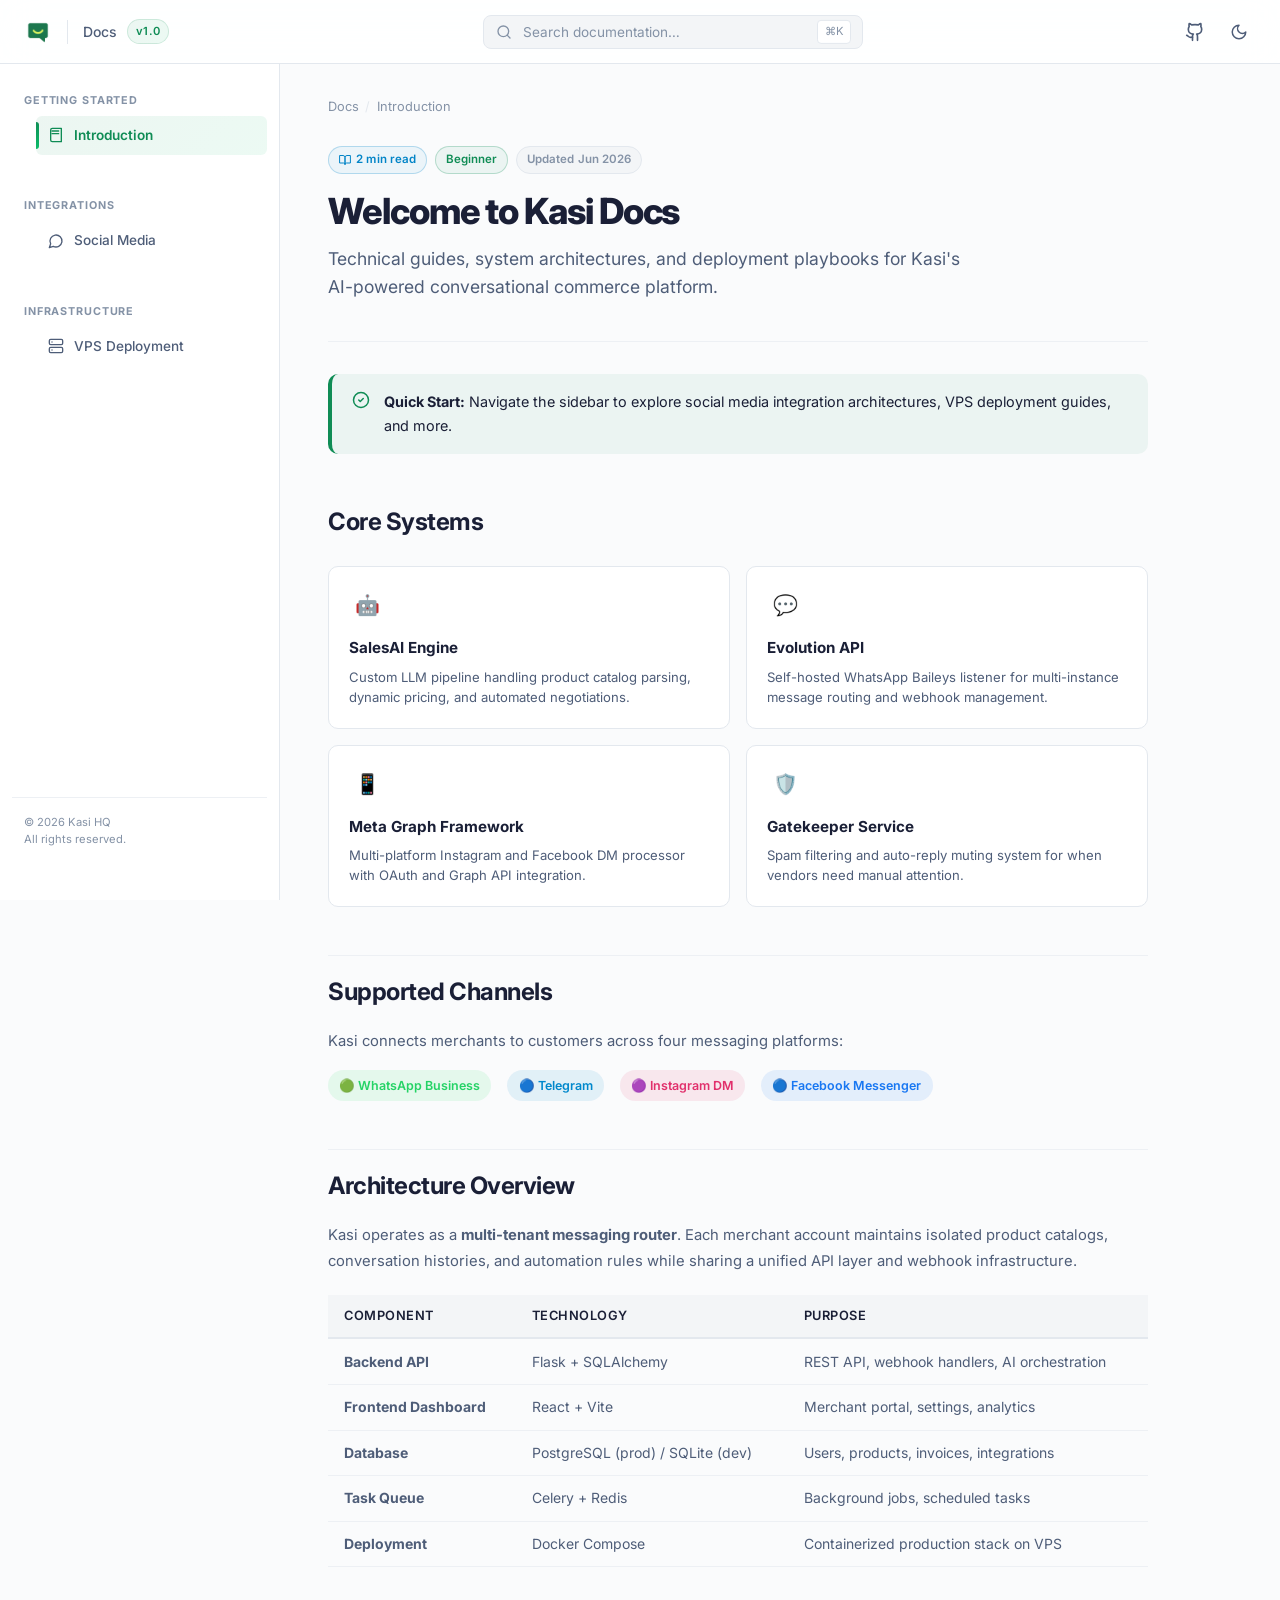
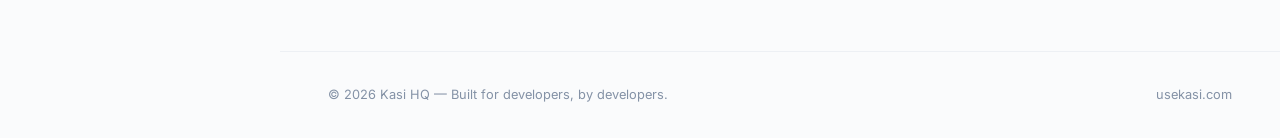
<file: index.html>
<!DOCTYPE html>
<html lang="en" data-theme="light">
<head>
  <meta charset="UTF-8">
  <meta name="viewport" content="width=device-width, initial-scale=1.0">
  <title>Kasi Developer Documentation</title>
  <meta name="description" content="Technical documentation for Kasi's AI-powered commerce platform. Integration guides, deployment playbooks, and architecture references.">
  <meta name="theme-color" content="#0F8C55">

  <!-- Favicon -->
  <link rel="icon" type="image/png" href="kasi.png">
  <link rel="apple-touch-icon" href="kasi.png">

  <!-- Open Graph -->
  <meta property="og:title" content="Kasi Developer Documentation">
  <meta property="og:description" content="Technical documentation for Kasi's AI-powered commerce platform.">
  <meta property="og:type" content="website">
  <meta property="og:url" content="https://docs.usekasi.com">

  <link rel="stylesheet" href="style.css">
</head>
<body>

  <!-- Header -->
  <header>
    <div class="header-left">
      <button id="menu-btn" class="menu-btn" aria-label="Toggle Menu">
        <svg xmlns="http://www.w3.org/2000/svg" width="22" height="22" viewBox="0 0 24 24" fill="none" stroke="currentColor" stroke-width="2" stroke-linecap="round" stroke-linejoin="round">
          <line x1="4" x2="20" y1="12" y2="12"/><line x1="4" x2="20" y1="6" y2="6"/><line x1="4" x2="20" y1="18" y2="18"/>
        </svg>
      </button>
      <a href="#" class="header-logo" id="logo-home">
        <img src="kasi.png" alt="Kasi" class="logo-icon">
        <img src="kasi.png" alt="Kasi" class="logo-wordmark">
      </a>
      <div class="header-divider"></div>
      <span class="header-label">Docs</span>
      <span class="badge-version">v1.0</span>
    </div>
    
    <div class="header-search">
      <svg class="search-icon" xmlns="http://www.w3.org/2000/svg" width="16" height="16" viewBox="0 0 24 24" fill="none" stroke="currentColor" stroke-width="2" stroke-linecap="round" stroke-linejoin="round">
        <circle cx="11" cy="11" r="8"/><path d="m21 21-4.3-4.3"/>
      </svg>
      <input type="text" id="search-input" class="search-input" placeholder="Search documentation…">
      <span class="search-shortcut">⌘K</span>
    </div>

    <div class="header-actions">
      <a href="https://github.com/KasiHQ" target="_blank" rel="noopener" class="github-link icon-btn" aria-label="GitHub">
        <svg xmlns="http://www.w3.org/2000/svg" width="20" height="20" viewBox="0 0 24 24" fill="none" stroke="currentColor" stroke-width="2" stroke-linecap="round" stroke-linejoin="round">
          <path d="M15 22v-4a4.8 4.8 0 0 0-1-3.5c3 0 6-2 6-5.5.08-1.25-.27-2.48-1-3.5.28-1.15.28-2.35 0-3.5 0 0-1 0-3 1.5-2.64-.5-5.36-.5-8 0C6 2 5 2 5 2c-.3 1.15-.3 2.35 0 3.5A5.403 5.403 0 0 0 4 9c0 3.5 3 5.5 6 5.5-.39.49-.68 1.05-.85 1.65-.17.6-.22 1.23-.15 1.85v4"/>
          <path d="M9 18c-4.51 2-5-2-7-2"/>
        </svg>
      </a>
      <button id="theme-toggle" class="icon-btn" aria-label="Toggle Theme"></button>
    </div>
  </header>

  <!-- Mobile Overlay -->
  <div id="sidebar-overlay" class="sidebar-overlay"></div>

  <!-- Page Container -->
  <div class="page-container">
    
    <!-- Sidebar -->
    <aside id="sidebar" class="sidebar">
      <div class="sidebar-section">
        <div class="sidebar-section-title">Getting Started</div>
        <ul class="menu-list">
          <li>
            <a class="menu-item-link active" data-target="intro">
              <svg xmlns="http://www.w3.org/2000/svg" width="16" height="16" viewBox="0 0 24 24" fill="none" stroke="currentColor" stroke-width="2" stroke-linecap="round" stroke-linejoin="round">
                <path d="M4 19.5v-15A2.5 2.5 0 0 1 6.5 2H20v20H6.5a2.5 2.5 0 0 1-2.5-2.5Z"/><path d="M6 6h10M6 10h10"/>
              </svg>
              <span>Introduction</span>
            </a>
          </li>
        </ul>
      </div>

      <div class="sidebar-section">
        <div class="sidebar-section-title">Integrations</div>
        <ul class="menu-list">
          <li>
            <a class="menu-item-link" data-target="social-integration">
              <svg xmlns="http://www.w3.org/2000/svg" width="16" height="16" viewBox="0 0 24 24" fill="none" stroke="currentColor" stroke-width="2" stroke-linecap="round" stroke-linejoin="round">
                <path d="M7.9 20A9 9 0 1 0 4 16.1L2 22Z"/>
              </svg>
              <span>Social Media</span>
            </a>
          </li>
        </ul>
      </div>

      <div class="sidebar-section">
        <div class="sidebar-section-title">Infrastructure</div>
        <ul class="menu-list">
          <li>
            <a class="menu-item-link" data-target="vps-deployment">
              <svg xmlns="http://www.w3.org/2000/svg" width="16" height="16" viewBox="0 0 24 24" fill="none" stroke="currentColor" stroke-width="2" stroke-linecap="round" stroke-linejoin="round">
                <rect width="20" height="8" x="2" y="2" rx="2" ry="2"/><rect width="20" height="8" x="2" y="14" rx="2" ry="2"/>
                <line x1="6" x2="6.01" y1="6" y2="6"/><line x1="6" x2="6.01" y1="18" y2="18"/>
              </svg>
              <span>VPS Deployment</span>
            </a>
          </li>
        </ul>
      </div>

      <!-- Add new sidebar sections here -->
      <!-- 
      <div class="sidebar-section">
        <div class="sidebar-section-title">New Section</div>
        <ul class="menu-list">
          <li>
            <a class="menu-item-link" data-target="new-article-id">
              <svg>...</svg>
              <span>New Page Title</span>
            </a>
          </li>
        </ul>
      </div>
      -->

      <div class="sidebar-footer">
        <p class="sidebar-footer-text">© 2026 Kasi HQ<br>All rights reserved.</p>
      </div>
    </aside>

    <!-- Main Content -->
    <main class="main-content">
      <div class="breadcrumbs">
        <a href="#">Docs</a>
        <span class="separator">/</span>
        <span id="current-section-breadcrumb">Introduction</span>
      </div>

      <!-- ===============================  -->
      <!-- ARTICLE: Introduction            -->
      <!-- ===============================  -->
      <article id="intro" class="doc-article active">
        <div class="article-header">
          <div class="article-badges">
            <span class="article-badge badge-reading">
              <svg xmlns="http://www.w3.org/2000/svg" width="12" height="12" viewBox="0 0 24 24" fill="none" stroke="currentColor" stroke-width="2" stroke-linecap="round" stroke-linejoin="round"><path d="M2 3h6a4 4 0 0 1 4 4v14a3 3 0 0 0-3-3H2z"/><path d="M22 3h-6a4 4 0 0 0-4 4v14a3 3 0 0 1 3-3h7z"/></svg>
              2 min read
            </span>
            <span class="article-badge badge-level-beginner">Beginner</span>
            <span class="article-badge badge-updated">Updated Jun 2026</span>
          </div>
          <h1>Welcome to Kasi Docs</h1>
          <p class="article-description">Technical guides, system architectures, and deployment playbooks for Kasi's AI-powered conversational commerce platform.</p>
        </div>

        <div class="banner banner-tip">
          <div class="banner-icon">
            <svg xmlns="http://www.w3.org/2000/svg" width="18" height="18" viewBox="0 0 24 24" fill="none" stroke="currentColor" stroke-width="2" stroke-linecap="round" stroke-linejoin="round"><path d="M12 22c5.523 0 10-4.477 10-10S17.523 2 12 2 2 6.477 2 12s4.477 10 10 10z"/><path d="m9 12 2 2 4-4"/></svg>
          </div>
          <div>
            <strong>Quick Start:</strong> Navigate the sidebar to explore social media integration architectures, VPS deployment guides, and more.
          </div>
        </div>

        <h2>Core Systems</h2>
        <div class="feature-grid">
          <div class="feature-card">
            <div class="feature-card-icon">🤖</div>
            <h3>SalesAI Engine</h3>
            <p>Custom LLM pipeline handling product catalog parsing, dynamic pricing, and automated negotiations.</p>
          </div>
          <div class="feature-card">
            <div class="feature-card-icon">💬</div>
            <h3>Evolution API</h3>
            <p>Self-hosted WhatsApp Baileys listener for multi-instance message routing and webhook management.</p>
          </div>
          <div class="feature-card">
            <div class="feature-card-icon">📱</div>
            <h3>Meta Graph Framework</h3>
            <p>Multi-platform Instagram and Facebook DM processor with OAuth and Graph API integration.</p>
          </div>
          <div class="feature-card">
            <div class="feature-card-icon">🛡️</div>
            <h3>Gatekeeper Service</h3>
            <p>Spam filtering and auto-reply muting system for when vendors need manual attention.</p>
          </div>
        </div>

        <h2>Supported Channels</h2>
        <p>Kasi connects merchants to customers across four messaging platforms:</p>
        <div style="display: flex; flex-wrap: wrap; gap: 0.5rem; margin-bottom: 1.5rem;">
          <span class="platform-badge platform-whatsapp">🟢 WhatsApp Business</span>
          <span class="platform-badge platform-telegram">🔵 Telegram</span>
          <span class="platform-badge platform-instagram">🟣 Instagram DM</span>
          <span class="platform-badge platform-facebook">🔵 Facebook Messenger</span>
        </div>

        <h2>Architecture Overview</h2>
        <p>Kasi operates as a <strong>multi-tenant messaging router</strong>. Each merchant account maintains isolated product catalogs, conversation histories, and automation rules while sharing a unified API layer and webhook infrastructure.</p>
        
        <table>
          <thead>
            <tr>
              <th>Component</th>
              <th>Technology</th>
              <th>Purpose</th>
            </tr>
          </thead>
          <tbody>
            <tr>
              <td><strong>Backend API</strong></td>
              <td>Flask + SQLAlchemy</td>
              <td>REST API, webhook handlers, AI orchestration</td>
            </tr>
            <tr>
              <td><strong>Frontend Dashboard</strong></td>
              <td>React + Vite</td>
              <td>Merchant portal, settings, analytics</td>
            </tr>
            <tr>
              <td><strong>Database</strong></td>
              <td>PostgreSQL (prod) / SQLite (dev)</td>
              <td>Users, products, invoices, integrations</td>
            </tr>
            <tr>
              <td><strong>Task Queue</strong></td>
              <td>Celery + Redis</td>
              <td>Background jobs, scheduled tasks</td>
            </tr>
            <tr>
              <td><strong>Deployment</strong></td>
              <td>Docker Compose</td>
              <td>Containerized production stack on VPS</td>
            </tr>
          </tbody>
        </table>
      </article>

      <!-- ===============================  -->
      <!-- ARTICLE: Social Media Integration -->
      <!-- ===============================  -->
      <article id="social-integration" class="doc-article">
        <div class="article-header">
          <div class="article-badges">
            <span class="article-badge badge-reading">
              <svg xmlns="http://www.w3.org/2000/svg" width="12" height="12" viewBox="0 0 24 24" fill="none" stroke="currentColor" stroke-width="2" stroke-linecap="round" stroke-linejoin="round"><path d="M2 3h6a4 4 0 0 1 4 4v14a3 3 0 0 0-3-3H2z"/><path d="M22 3h-6a4 4 0 0 0-4 4v14a3 3 0 0 1 3-3h7z"/></svg>
              8 min read
            </span>
            <span class="article-badge badge-level-advanced">Advanced</span>
            <span class="article-badge badge-updated">Updated Jun 2026</span>
          </div>
          <h1>Social Media Integrations</h1>
          <p class="article-description">Technical guide for how Kasi connects, authorizes, and handles multi-tenant messaging across WhatsApp, Telegram, Instagram, and Facebook Messenger.</p>
        </div>

        <h2>1. Data Model</h2>
        <h3>Core DB Model: <code>Integration</code></h3>
        <p>Every connected channel is stored in the <code>integrations</code> table:</p>
        <table>
          <thead>
            <tr><th>Column</th><th>Type</th><th>Description</th></tr>
          </thead>
          <tbody>
            <tr><td><code>user_id</code></td><td>Integer FK</td><td>Links integration to a specific merchant</td></tr>
            <tr><td><code>platform</code></td><td>String</td><td><code>'whatsapp'</code>, <code>'telegram'</code>, <code>'instagram'</code>, or <code>'facebook'</code></td></tr>
            <tr><td><code>instance_name</code></td><td>String</td><td>Unique session/account identifier (e.g. Evolution instance name, Page ID, IG Business Account ID)</td></tr>
            <tr><td><code>access_token</code></td><td>String</td><td>API credentials (Meta PAT, Telegram Bot Token)</td></tr>
            <tr><td><code>connection_status</code></td><td>String</td><td><code>'connected'</code>, <code>'pending'</code>, or <code>'disconnected'</code></td></tr>
            <tr><td><code>is_automated</code></td><td>Boolean</td><td>Toggle to mute/unmute AI auto-replies</td></tr>
          </tbody>
        </table>

        <hr>

        <h2>2. Platform Breakdowns</h2>
        
        <h3>🟢 Channel A — WhatsApp Business (Evolution API)</h3>
        <p>WhatsApp integration is powered by the <strong>Evolution API</strong> (self-hosted service running Node.js + Baileys library).</p>
        
        <h4>Connection Flow</h4>
        <ol>
          <li><strong>Initiation:</strong> Merchant enters their phone number in Kasi Settings.</li>
          <li><strong>Instance Creation:</strong> Backend <code>POST /api/whatsapp/connect</code> provisions a new WhatsApp instance via Evolution API:
            <ul>
              <li><strong>Endpoint:</strong> <code>POST {EVOLUTION_API_URL}/instance/create</code></li>
              <li><strong>Webhook Subscription:</strong> Instance registers <code>{BASE_URL}/api/whatsapp/webhook</code> for <code>CONNECTION_UPDATE</code> and <code>MESSAGES_UPSERT</code> events.</li>
            </ul>
          </li>
          <li><strong>Pairing Code:</strong> Backend polls:<br>
            <code>GET {EVOLUTION_API_URL}/instance/connect/{instance_name}?number={phone}</code><br>
            Returns an 8-character code (e.g. <code>ABCD-1234</code>).
          </li>
          <li><strong>Linkage:</strong> Merchant inputs code in WhatsApp → <strong>Linked Devices</strong> → <strong>Link with Phone Number</strong>.</li>
          <li><strong>Activation:</strong> Evolution API fires <code>CONNECTION_UPDATE</code> with status <code>'open'</code>. Backend updates integration to <code>connected</code>.</li>
        </ol>

        <h4>Webhook Message Flow</h4>
        <p><code>POST /api/whatsapp/webhook</code></p>
        <ul>
          <li><strong>Deduplication:</strong> Uses <code>IdempotencyKey</code> table + memory cache (<code>PROCESSED_MESSAGES</code>) to prevent duplicate processing.</li>
          <li><strong>Audio Transcription:</strong> Voice notes are fetched via media API, transcribed by <strong>OpenAI Whisper</strong> or <strong>Groq Whisper</strong>, prepended with <code>🎤 [Voice Note]:</code>.</li>
          <li><strong>Rider Interceptor:</strong> If sender matches a vendor's saved logistics rider and confirms, the invoice is marked "In Transit" with automatic notifications.</li>
          <li><strong>AI Processing:</strong> Routes text to <code>SalesAI.process</code> and images to <code>SalesAI.process_image</code>.</li>
        </ul>

        <hr>

        <h3>🔵 Channel B — Telegram Bots</h3>
        <p>Telegram integrations use dedicated bots created via <code>@BotFather</code>.</p>

        <h4>Connection Flow</h4>
        <ol>
          <li><strong>Credential Entry:</strong> Merchant creates a Telegram bot, obtains the Bot Token, and inputs it in Kasi Settings.</li>
          <li><strong>Webhook Registration:</strong> Kasi registers the webhook:<br>
            <code>POST https://api.telegram.org/bot{token}/setWebhook?url={BASE_URL}/api/telegram/webhook/{token}</code>
          </li>
          <li><strong>Database Save:</strong> Integration saved with platform <code>'telegram'</code>, <code>access_token = token</code>.</li>
        </ol>

        <h4>Webhook Message Flow</h4>
        <p><code>POST /api/telegram/webhook/&lt;token&gt;</code></p>
        <ul>
          <li><strong>Routing:</strong> Bot token from URL → <code>Integration.query.filter_by(access_token=token)</code> → identifies merchant.</li>
          <li><strong>Processing:</strong> Text passed to <code>SalesAI.process</code>.</li>
          <li><strong>Dispatch:</strong> Reply via <code>POST https://api.telegram.org/bot{token}/sendMessage</code>.</li>
        </ul>

        <hr>

        <h3>🟣 Channel C — Instagram DM &amp; Facebook Messenger</h3>
        <p>Meta messaging channels use a single Meta Developer App with Graph API and OAuth.</p>

        <div class="banner banner-info">
          <div class="banner-icon">
            <svg xmlns="http://www.w3.org/2000/svg" width="18" height="18" viewBox="0 0 24 24" fill="none" stroke="currentColor" stroke-width="2" stroke-linecap="round" stroke-linejoin="round"><circle cx="12" cy="12" r="10"/><path d="M12 16v-4"/><path d="M12 8h.01"/></svg>
          </div>
          <div>
            <strong>Frictionless OAuth:</strong> Vendors click "Connect", authorize via Facebook Dialog, select their page/IG account, and are connected automatically. No manual tokens needed.
          </div>
        </div>

        <h4>Connection Flow (OAuth)</h4>
        <ol>
          <li><strong>Authorization Request:</strong> Frontend redirects to Facebook's OAuth URL:<br>
            <code>https://www.facebook.com/v21.0/dialog/oauth?client_id={APP_ID}&amp;redirect_uri={FRONTEND_URL}/settings&amp;scope=pages_show_list,pages_messaging,pages_manage_metadata,instagram_basic,instagram_manage_messages,pages_read_engagement&amp;response_type=code&amp;state={platform}</code>
          </li>
          <li><strong>Facebook Redirect:</strong> After authorization, Facebook redirects back:<br>
            <code>https://usekasi.com/settings?code={auth_code}&amp;state={instagram|facebook}</code>
          </li>
          <li><strong>Code Exchange:</strong> Frontend sends code to backend:<br>
            <code>POST /api/meta/oauth/callback</code>
          </li>
          <li><strong>Token Exchange:</strong> Backend exchanges auth code for User Access Token via Meta API.</li>
          <li><strong>Page List Query:</strong> Backend calls <code>/me/accounts</code> to fetch Page IDs and Page Access Tokens.</li>
          <li><strong>Account Resolution:</strong>
            <ul>
              <li><strong>Facebook:</strong> First Page's ID → <code>instance_name</code>, Page Access Token → <code>access_token</code>.</li>
              <li><strong>Instagram:</strong> Queries each page for <code>instagram_business_account</code>. If found, IG Account ID → <code>instance_name</code>, Page Access Token → <code>access_token</code>.</li>
            </ul>
          </li>
        </ol>

        <h4>Webhook Message Flow</h4>
        <p><code>POST /api/meta/webhook</code></p>
        <ul>
          <li><strong>Signature Verification:</strong> Validates <code>x-hub-signature-256</code> using HMAC-SHA256 with <code>META_APP_SECRET</code>.</li>
          <li><strong>Routing:</strong> Inspects <code>entry.messaging.recipient.id</code> → queries <code>Integration</code> by <code>instance_name</code>.</li>
          <li><strong>Image Support:</strong> CDN URLs fetched, converted to base64, passed to <code>SalesAI.process_image</code>.</li>
          <li><strong>Response Dispatch:</strong><br>
            <code>POST https://graph.facebook.com/v21.0/me/messages?access_token={page_access_token}</code> for Facebook Messenger, or <code>POST https://graph.facebook.com/v21.0/{ig_business_account_id}/messages?access_token={page_access_token}</code> for Instagram DMs.
          </li>
        </ul>

        <pre data-lang="json"><code>{
  "recipient": {"id": "sender_id"},
  "message": {"text": "AI response text here"}
}</code></pre>

        <hr>

        <h2>3. Environment Variables</h2>
        <p>Configuration checklist for backend <code>.env</code>:</p>

        <pre data-lang="env"><code># Meta Graph API configuration
META_APP_ID=**********************
META_APP_SECRET=********************************
META_VERIFY_TOKEN=********************************

# Evolution API (WhatsApp) configuration
EVOLUTION_API_URL=http://localhost:8080
EVOLUTION_GLOBAL_API_KEY=************************

# General config
BASE_URL=https://api.usekasi.com</code></pre>

        <div class="banner banner-warning">
          <div class="banner-icon">
            <svg xmlns="http://www.w3.org/2000/svg" width="18" height="18" viewBox="0 0 24 24" fill="none" stroke="currentColor" stroke-width="2" stroke-linecap="round" stroke-linejoin="round"><path d="m21.73 18-8-14a2 2 0 0 0-3.48 0l-8 14A2 2 0 0 0 4 21h16a2 2 0 0 0 1.73-3Z"/><path d="M12 9v4"/><path d="M12 17h.01"/></svg>
          </div>
          <div>
            <strong>Security:</strong> Never commit real API secrets to version control. Use environment variables and <code>.env</code> files excluded from Git via <code>.gitignore</code>.
          </div>
        </div>

        <hr>

        <h2>4. Troubleshooting</h2>
        <ol>
          <li><strong>Meta Webhook Handshake Failing:</strong><br>
            Ensure <code>META_VERIFY_TOKEN</code> matches exactly between the Meta Developer portal and backend <code>.env</code>.</li>
          <li><strong>Instagram Webhooks Not Delivering:</strong>
            <ul>
              <li>Verify the Instagram account is set to <strong>Business</strong> type (Creator type has restrictions).</li>
              <li>Verify the IG account is linked to the Facebook Page in Settings.</li>
              <li>Confirm the PAT was granted <code>instagram_manage_messages</code> permission.</li>
            </ul>
          </li>
          <li><strong>WhatsApp Pairing Code Failing:</strong><br>
            Check Evolution API container health: <code>docker ps | grep evolution</code>. Ensure the global API key matches.</li>
        </ol>
      </article>

      <!-- ===============================  -->
      <!-- ARTICLE: VPS Deployment          -->
      <!-- ===============================  -->
      <article id="vps-deployment" class="doc-article">
        <div class="article-header">
          <div class="article-badges">
            <span class="article-badge badge-reading">
              <svg xmlns="http://www.w3.org/2000/svg" width="12" height="12" viewBox="0 0 24 24" fill="none" stroke="currentColor" stroke-width="2" stroke-linecap="round" stroke-linejoin="round"><path d="M2 3h6a4 4 0 0 1 4 4v14a3 3 0 0 0-3-3H2z"/><path d="M22 3h-6a4 4 0 0 0-4 4v14a3 3 0 0 1 3-3h7z"/></svg>
              5 min read
            </span>
            <span class="article-badge badge-level-intermediate">Intermediate</span>
            <span class="article-badge badge-updated">Updated Jun 2026</span>
          </div>
          <h1>VPS Production Deployment</h1>
          <p class="article-description">Command-by-command guide for staging, pushing, deploying, and rebuilding Kasi on a Hostinger VPS with Docker Compose.</p>
        </div>

        <h2>1. Architecture Overview</h2>
        <p>The production VPS uses a containerized Docker network. The database container (<code>kasi_db</code>) runs PostgreSQL on port <code>5432</code> with <strong>no public port exposure</strong>, fully isolated inside the private Docker network (<code>kasi-network</code>).</p>
        <p>Development runs on <strong>SQLite</strong> locally. Production uses <strong>PostgreSQL</strong>. Schema changes are synchronized via <strong>Alembic</strong> migration scripts.</p>

        <hr>

        <h2>2. Git Staging &amp; Pushing (Local)</h2>
        <pre data-lang="bash"><code># Check modified files
git status

# Stage all files
git add .

# Commit with semantic message
git commit -m "feat: complete meta integration webhook"

# Push to GitHub
git push origin main</code></pre>

        <hr>

        <h2>3. Deploy on VPS</h2>
        <pre data-lang="bash"><code># SSH into VPS
ssh root@***.***.*.* 

# Navigate to backend
cd ~/kasi-backend

# Pull latest
git pull origin main

# Force-rebuild and recreate all containers
docker compose up -d --build --force-recreate</code></pre>

        <div class="banner banner-info">
          <div class="banner-icon">
            <svg xmlns="http://www.w3.org/2000/svg" width="18" height="18" viewBox="0 0 24 24" fill="none" stroke="currentColor" stroke-width="2" stroke-linecap="round" stroke-linejoin="round"><circle cx="12" cy="12" r="10"/><path d="M12 16v-4"/><path d="M12 8h.01"/></svg>
          </div>
          <div>
            <strong>Flags:</strong> <code>--build</code> recompiles Dockerfiles to pull new packages. <code>--force-recreate</code> ensures <code>.env</code> variables are fully reloaded.
          </div>
        </div>

        <hr>

        <h2>4. Log Tracing (VPS)</h2>
        <pre data-lang="bash"><code># Flask backend logs
docker compose logs -f kasi-backend

# Celery worker logs
docker compose logs -f celery-worker

# Evolution API logs
docker compose logs -f evolution-api

# PostgreSQL logs
docker compose logs -f kasi_db

# Filter for AI intent / errors
docker compose logs -f kasi-backend | grep -E "intent|Intent|Error"</code></pre>

        <hr>

        <h2>5. Database Migrations</h2>
        <p>Migrations run inside the Flask container via <code>docker compose exec</code>:</p>

        <pre data-lang="bash"><code># Standard upgrade
docker compose exec kasi-backend flask db upgrade

# Check current migration version
docker compose exec kasi-backend flask db current

# Stamp database to specific revision (if diverged)
docker compose exec kasi-backend flask db stamp &lt;revision_id&gt;</code></pre>

        <div class="banner banner-warning">
          <div class="banner-icon">
            <svg xmlns="http://www.w3.org/2000/svg" width="18" height="18" viewBox="0 0 24 24" fill="none" stroke="currentColor" stroke-width="2" stroke-linecap="round" stroke-linejoin="round"><path d="m21.73 18-8-14a2 2 0 0 0-3.48 0l-8 14A2 2 0 0 0 4 21h16a2 2 0 0 0 1.73-3Z"/><path d="M12 9v4"/><path d="M12 17h.01"/></svg>
          </div>
          <div>
            <strong>Alembic Divergence:</strong> If you get "Target database not up-to-date", stamp the database at the correct revision first, then run <code>flask db upgrade</code>.
          </div>
        </div>

        <hr>

        <h2>6. Direct Database Access</h2>
        <pre data-lang="bash"><code># Log into PostgreSQL console
docker exec -it kasi_db psql -U ******** -d ****************</code></pre>

        <p>Useful commands:</p>
        <table>
          <thead>
            <tr><th>Command</th><th>Description</th></tr>
          </thead>
          <tbody>
            <tr><td><code>\dt</code></td><td>List all tables</td></tr>
            <tr><td><code>SELECT id, business_name, kasi_credits FROM users;</code></td><td>View merchant credits</td></tr>
            <tr><td><code>SELECT reference, customer_name, total_amount, status FROM invoices ORDER BY created_at DESC LIMIT 5;</code></td><td>Last 5 invoices</td></tr>
            <tr><td><code>\q</code></td><td>Exit console</td></tr>
          </tbody>
        </table>

        <hr>

        <h2>7. Automated Backups</h2>
        <p>Set up daily midnight PostgreSQL backups via cron:</p>
        <pre data-lang="bash"><code># Edit system cron
crontab -e

# Append this line for daily midnight backup
0 0 * * * mkdir -p /root/db-backups && docker exec -t kasi_db pg_dump -U ******** **************** > /root/db-backups/backup_$(date +\%F).sql 2>&1</code></pre>
      </article>

      <!-- ===============================  -->
      <!-- ADD NEW ARTICLES HERE            -->
      <!-- ===============================  -->
      <!-- 
      <article id="new-article-id" class="doc-article">
        <div class="article-header">
          <div class="article-badges">
            <span class="article-badge badge-reading">X min read</span>
            <span class="article-badge badge-level-beginner">Beginner</span>
          </div>
          <h1>New Article Title</h1>
          <p class="article-description">Brief description of this page.</p>
        </div>
        
        <h2>Section Title</h2>
        <p>Content here...</p>
      </article>
      -->

    </main>
  </div>

  <!-- Footer -->
  <footer class="doc-footer">
    <span>© 2026 Kasi HQ — Built for developers, by developers.</span>
    <span><a href="https://usekasi.com" target="_blank">usekasi.com</a></span>
  </footer>

  <script src="app.js"></script>
</body>
</html>
</file>
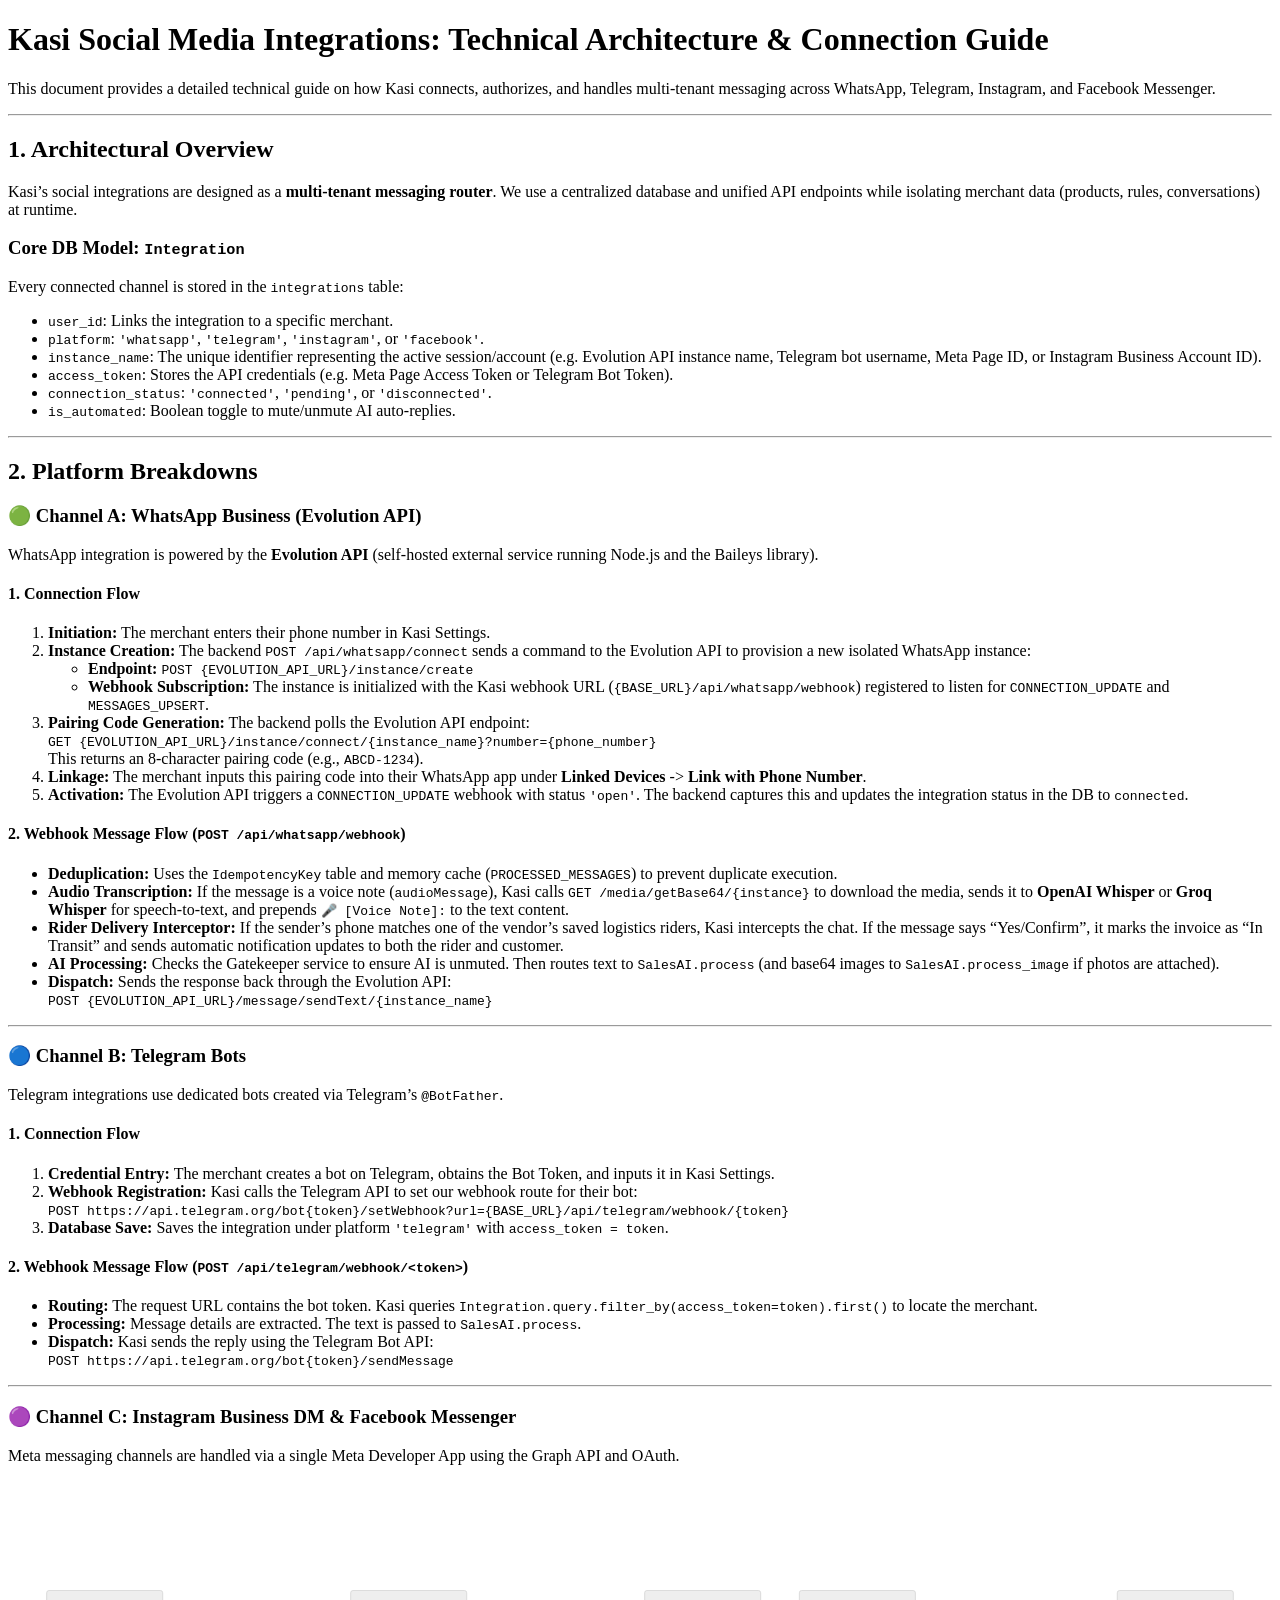
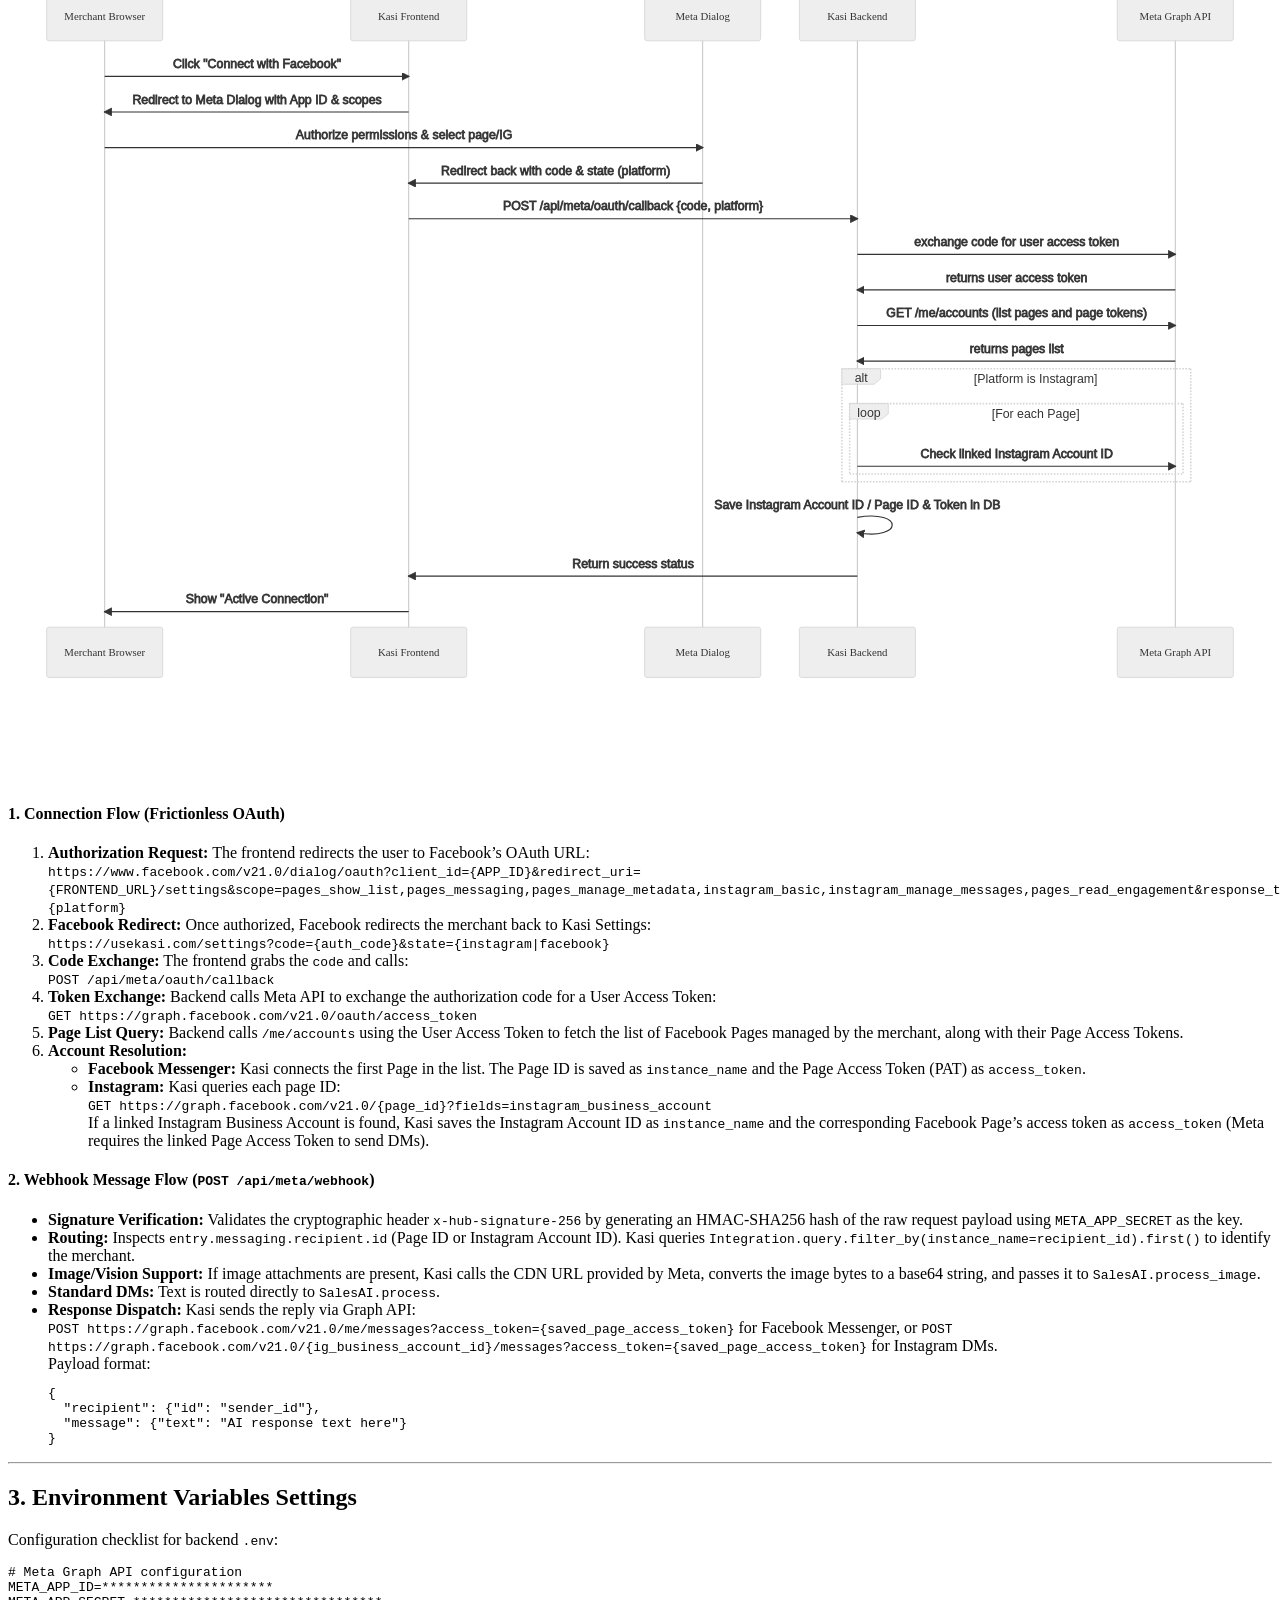
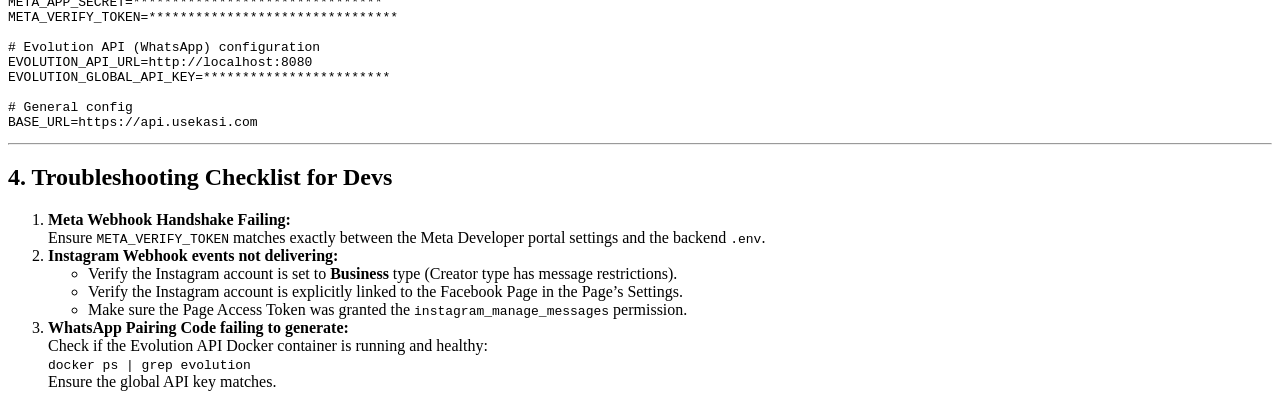
<file: KASI SOCIAL MEDIA INTEGRATION.html>
<!DOCTYPE html>
<html>

<head>
  <meta charset="utf-8">
  <meta name="viewport" content="width=device-width, initial-scale=1.0">
  <title>KASI RULES AND DOCUMENTATIONS</title>
  <link rel="stylesheet" href="https://stackedit.io/style.css" />
</head>

<body class="stackedit">
  <div class="stackedit__html"><h1 id="kasi-social-media-integrations-technical-architecture--connection-guide">Kasi Social Media Integrations: Technical Architecture &amp; Connection Guide</h1>
<p>This document provides a detailed technical guide on how Kasi connects, authorizes, and handles multi-tenant messaging across WhatsApp, Telegram, Instagram, and Facebook Messenger.</p>
<hr>
<h2 id="architectural-overview">1. Architectural Overview</h2>
<p>Kasi’s social integrations are designed as a <strong>multi-tenant messaging router</strong>. We use a centralized database and unified API endpoints while isolating merchant data (products, rules, conversations) at runtime.</p>
<h3 id="core-db-model-integration">Core DB Model: <code>Integration</code></h3>
<p>Every connected channel is stored in the <code>integrations</code> table:</p>
<ul>
<li><code>user_id</code>: Links the integration to a specific merchant.</li>
<li><code>platform</code>: <code>'whatsapp'</code>, <code>'telegram'</code>, <code>'instagram'</code>, or <code>'facebook'</code>.</li>
<li><code>instance_name</code>: The unique identifier representing the active session/account (e.g. Evolution API instance name, Telegram bot username, Meta Page ID, or Instagram Business Account ID).</li>
<li><code>access_token</code>: Stores the API credentials (e.g. Meta Page Access Token or Telegram Bot Token).</li>
<li><code>connection_status</code>: <code>'connected'</code>, <code>'pending'</code>, or <code>'disconnected'</code>.</li>
<li><code>is_automated</code>: Boolean toggle to mute/unmute AI auto-replies.</li>
</ul>
<hr>
<h2 id="platform-breakdowns">2. Platform Breakdowns</h2>
<h3 id="🟢-channel-a-whatsapp-business-evolution-api">🟢 Channel A: WhatsApp Business (Evolution API)</h3>
<p>WhatsApp integration is powered by the <strong>Evolution API</strong> (self-hosted external service running Node.js and the Baileys library).</p>
<h4 id="connection-flow">1. Connection Flow</h4>
<ol>
<li><strong>Initiation:</strong> The merchant enters their phone number in Kasi Settings.</li>
<li><strong>Instance Creation:</strong> The backend <code>POST /api/whatsapp/connect</code> sends a command to the Evolution API to provision a new isolated WhatsApp instance:
<ul>
<li><strong>Endpoint:</strong> <code>POST {EVOLUTION_API_URL}/instance/create</code></li>
<li><strong>Webhook Subscription:</strong> The instance is initialized with the Kasi webhook URL (<code>{BASE_URL}/api/whatsapp/webhook</code>) registered to listen for <code>CONNECTION_UPDATE</code> and <code>MESSAGES_UPSERT</code>.</li>
</ul>
</li>
<li><strong>Pairing Code Generation:</strong> The backend polls the Evolution API endpoint:<br>
<code>GET {EVOLUTION_API_URL}/instance/connect/{instance_name}?number={phone_number}</code><br>
This returns an 8-character pairing code (e.g., <code>ABCD-1234</code>).</li>
<li><strong>Linkage:</strong> The merchant inputs this pairing code into their WhatsApp app under <strong>Linked Devices</strong> -&gt; <strong>Link with Phone Number</strong>.</li>
<li><strong>Activation:</strong> The Evolution API triggers a <code>CONNECTION_UPDATE</code> webhook with status <code>'open'</code>. The backend captures this and updates the integration status in the DB to <code>connected</code>.</li>
</ol>
<h4 id="webhook-message-flow-post-apiwhatsappwebhook">2. Webhook Message Flow (<code>POST /api/whatsapp/webhook</code>)</h4>
<ul>
<li><strong>Deduplication:</strong> Uses the <code>IdempotencyKey</code> table and memory cache (<code>PROCESSED_MESSAGES</code>) to prevent duplicate execution.</li>
<li><strong>Audio Transcription:</strong> If the message is a voice note (<code>audioMessage</code>), Kasi calls <code>GET /media/getBase64/{instance}</code> to download the media, sends it to <strong>OpenAI Whisper</strong> or <strong>Groq Whisper</strong> for speech-to-text, and prepends <code>🎤 [Voice Note]:</code> to the text content.</li>
<li><strong>Rider Delivery Interceptor:</strong> If the sender’s phone matches one of the vendor’s saved logistics riders, Kasi intercepts the chat. If the message says “Yes/Confirm”, it marks the invoice as “In Transit” and sends automatic notification updates to both the rider and customer.</li>
<li><strong>AI Processing:</strong> Checks the Gatekeeper service to ensure AI is unmuted. Then routes text to <code>SalesAI.process</code> (and base64 images to <code>SalesAI.process_image</code> if photos are attached).</li>
<li><strong>Dispatch:</strong> Sends the response back through the Evolution API:<br>
<code>POST {EVOLUTION_API_URL}/message/sendText/{instance_name}</code></li>
</ul>
<hr>
<h3 id="🔵-channel-b-telegram-bots">🔵 Channel B: Telegram Bots</h3>
<p>Telegram integrations use dedicated bots created via Telegram’s <code>@BotFather</code>.</p>
<h4 id="connection-flow-1">1. Connection Flow</h4>
<ol>
<li><strong>Credential Entry:</strong> The merchant creates a bot on Telegram, obtains the Bot Token, and inputs it in Kasi Settings.</li>
<li><strong>Webhook Registration:</strong> Kasi calls the Telegram API to set our webhook route for their bot:<br>
<code>POST https://api.telegram.org/bot{token}/setWebhook?url={BASE_URL}/api/telegram/webhook/{token}</code></li>
<li><strong>Database Save:</strong> Saves the integration under platform <code>'telegram'</code> with <code>access_token = token</code>.</li>
</ol>
<h4 id="webhook-message-flow-post-apitelegramwebhooktoken">2. Webhook Message Flow (<code>POST /api/telegram/webhook/&lt;token&gt;</code>)</h4>
<ul>
<li><strong>Routing:</strong> The request URL contains the bot token. Kasi queries <code>Integration.query.filter_by(access_token=token).first()</code> to locate the merchant.</li>
<li><strong>Processing:</strong> Message details are extracted. The text is passed to <code>SalesAI.process</code>.</li>
<li><strong>Dispatch:</strong> Kasi sends the reply using the Telegram Bot API:<br>
<code>POST https://api.telegram.org/bot{token}/sendMessage</code></li>
</ul>
<hr>
<h3 id="🟣-channel-c-instagram-business-dm--facebook-messenger">🟣 Channel C: Instagram Business DM &amp; Facebook Messenger</h3>
<p>Meta messaging channels are handled via a single Meta Developer App using the Graph API and OAuth.</p>
<pre class=" language-mermaid"><svg id="mermaid-svg-4Z5Gi7VrddaabUAr" width="100%" xmlns="http://www.w3.org/2000/svg" height="899" style="max-width: 1634px;" viewBox="-50 -10 1634 899"><style>#mermaid-svg-4Z5Gi7VrddaabUAr{font-family:"trebuchet ms",verdana,arial,sans-serif;font-size:16px;fill:#000000;}#mermaid-svg-4Z5Gi7VrddaabUAr .error-icon{fill:#552222;}#mermaid-svg-4Z5Gi7VrddaabUAr .error-text{fill:#552222;stroke:#552222;}#mermaid-svg-4Z5Gi7VrddaabUAr .edge-thickness-normal{stroke-width:2px;}#mermaid-svg-4Z5Gi7VrddaabUAr .edge-thickness-thick{stroke-width:3.5px;}#mermaid-svg-4Z5Gi7VrddaabUAr .edge-pattern-solid{stroke-dasharray:0;}#mermaid-svg-4Z5Gi7VrddaabUAr .edge-pattern-dashed{stroke-dasharray:3;}#mermaid-svg-4Z5Gi7VrddaabUAr .edge-pattern-dotted{stroke-dasharray:2;}#mermaid-svg-4Z5Gi7VrddaabUAr .marker{fill:#666;stroke:#666;}#mermaid-svg-4Z5Gi7VrddaabUAr .marker.cross{stroke:#666;}#mermaid-svg-4Z5Gi7VrddaabUAr svg{font-family:"trebuchet ms",verdana,arial,sans-serif;font-size:16px;}#mermaid-svg-4Z5Gi7VrddaabUAr .actor{stroke:hsl(0,0%,83%);fill:#eee;}#mermaid-svg-4Z5Gi7VrddaabUAr text.actor > tspan{fill:#333;stroke:none;}#mermaid-svg-4Z5Gi7VrddaabUAr .actor-line{stroke:#666;}#mermaid-svg-4Z5Gi7VrddaabUAr .messageLine0{stroke-width:1.5;stroke-dasharray:none;stroke:#333;}#mermaid-svg-4Z5Gi7VrddaabUAr .messageLine1{stroke-width:1.5;stroke-dasharray:2,2;stroke:#333;}#mermaid-svg-4Z5Gi7VrddaabUAr #arrowhead path{fill:#333;stroke:#333;}#mermaid-svg-4Z5Gi7VrddaabUAr .sequenceNumber{fill:white;}#mermaid-svg-4Z5Gi7VrddaabUAr #sequencenumber{fill:#333;}#mermaid-svg-4Z5Gi7VrddaabUAr #crosshead path{fill:#333;stroke:#333;}#mermaid-svg-4Z5Gi7VrddaabUAr .messageText{fill:#333;stroke:#333;}#mermaid-svg-4Z5Gi7VrddaabUAr .labelBox{stroke:hsl(0,0%,83%);fill:#eee;}#mermaid-svg-4Z5Gi7VrddaabUAr .labelText,#mermaid-svg-4Z5Gi7VrddaabUAr .labelText > tspan{fill:#333;stroke:none;}#mermaid-svg-4Z5Gi7VrddaabUAr .loopText,#mermaid-svg-4Z5Gi7VrddaabUAr .loopText > tspan{fill:#333;stroke:none;}#mermaid-svg-4Z5Gi7VrddaabUAr .loopLine{stroke-width:2px;stroke-dasharray:2,2;stroke:hsl(0,0%,83%);fill:hsl(0,0%,83%);}#mermaid-svg-4Z5Gi7VrddaabUAr .note{stroke:hsl(60,100%,23.3333333333%);fill:#ffa;}#mermaid-svg-4Z5Gi7VrddaabUAr .noteText,#mermaid-svg-4Z5Gi7VrddaabUAr .noteText > tspan{fill:#333;stroke:none;}#mermaid-svg-4Z5Gi7VrddaabUAr .activation0{fill:#f4f4f4;stroke:#666;}#mermaid-svg-4Z5Gi7VrddaabUAr .activation1{fill:#f4f4f4;stroke:#666;}#mermaid-svg-4Z5Gi7VrddaabUAr .activation2{fill:#f4f4f4;stroke:#666;}#mermaid-svg-4Z5Gi7VrddaabUAr:root{--mermaid-font-family:"trebuchet ms",verdana,arial,sans-serif;}#mermaid-svg-4Z5Gi7VrddaabUAr sequence{fill:apa;}</style><g></g><g><line id="actor10" x1="75" y1="5" x2="75" y2="888" class="actor-line" stroke-width="0.5px" stroke="#999"></line><rect x="0" y="0" fill="#eaeaea" stroke="#666" width="150" height="65" rx="3" ry="3" class="actor"></rect><text x="75" y="32.5" dominant-baseline="central" alignment-baseline="central" class="actor" style="text-anchor: middle; font-size: 14px; font-weight: 400; font-family: Open-Sans, &quot;sans-serif&quot;;"><tspan x="75" dy="0">Merchant Browser</tspan></text></g><g><line id="actor11" x1="468" y1="5" x2="468" y2="888" class="actor-line" stroke-width="0.5px" stroke="#999"></line><rect x="393" y="0" fill="#eaeaea" stroke="#666" width="150" height="65" rx="3" ry="3" class="actor"></rect><text x="468" y="32.5" dominant-baseline="central" alignment-baseline="central" class="actor" style="text-anchor: middle; font-size: 14px; font-weight: 400; font-family: Open-Sans, &quot;sans-serif&quot;;"><tspan x="468" dy="0">Kasi Frontend</tspan></text></g><g><line id="actor12" x1="848" y1="5" x2="848" y2="888" class="actor-line" stroke-width="0.5px" stroke="#999"></line><rect x="773" y="0" fill="#eaeaea" stroke="#666" width="150" height="65" rx="3" ry="3" class="actor"></rect><text x="848" y="32.5" dominant-baseline="central" alignment-baseline="central" class="actor" style="text-anchor: middle; font-size: 14px; font-weight: 400; font-family: Open-Sans, &quot;sans-serif&quot;;"><tspan x="848" dy="0">Meta Dialog</tspan></text></g><g><line id="actor13" x1="1048" y1="5" x2="1048" y2="888" class="actor-line" stroke-width="0.5px" stroke="#999"></line><rect x="973" y="0" fill="#eaeaea" stroke="#666" width="150" height="65" rx="3" ry="3" class="actor"></rect><text x="1048" y="32.5" dominant-baseline="central" alignment-baseline="central" class="actor" style="text-anchor: middle; font-size: 14px; font-weight: 400; font-family: Open-Sans, &quot;sans-serif&quot;;"><tspan x="1048" dy="0">Kasi Backend</tspan></text></g><g><line id="actor14" x1="1459" y1="5" x2="1459" y2="888" class="actor-line" stroke-width="0.5px" stroke="#999"></line><rect x="1384" y="0" fill="#eaeaea" stroke="#666" width="150" height="65" rx="3" ry="3" class="actor"></rect><text x="1459" y="32.5" dominant-baseline="central" alignment-baseline="central" class="actor" style="text-anchor: middle; font-size: 14px; font-weight: 400; font-family: Open-Sans, &quot;sans-serif&quot;;"><tspan x="1459" dy="0">Meta Graph API</tspan></text></g><defs><marker id="arrowhead" refX="9" refY="5" markerUnits="userSpaceOnUse" markerWidth="12" markerHeight="12" orient="auto"><path d="M 0 0 L 10 5 L 0 10 z"></path></marker></defs><defs><marker id="crosshead" markerWidth="15" markerHeight="8" orient="auto" refX="16" refY="4"><path fill="black" stroke="#000000" stroke-width="1px" d="M 9,2 V 6 L16,4 Z" style="stroke-dasharray: 0, 0;"></path><path fill="none" stroke="#000000" stroke-width="1px" d="M 0,1 L 6,7 M 6,1 L 0,7" style="stroke-dasharray: 0, 0;"></path></marker></defs><defs><marker id="filled-head" refX="18" refY="7" markerWidth="20" markerHeight="28" orient="auto"><path d="M 18,7 L9,13 L14,7 L9,1 Z"></path></marker></defs><defs><marker id="sequencenumber" refX="15" refY="15" markerWidth="60" markerHeight="40" orient="auto"><circle cx="15" cy="15" r="6"></circle></marker></defs><text x="272" y="80" text-anchor="middle" dominant-baseline="middle" alignment-baseline="middle" class="messageText" dy="1em" style="font-family: &quot;trebuchet ms&quot;, verdana, arial, sans-serif; font-size: 16px; font-weight: 400;">Click "Connect with Facebook"</text><line x1="75" y1="111" x2="468" y2="111" class="messageLine0" stroke-width="2" stroke="none" marker-end="url(#arrowhead)" style="fill: none;"></line><text x="272" y="126" text-anchor="middle" dominant-baseline="middle" alignment-baseline="middle" class="messageText" dy="1em" style="font-family: &quot;trebuchet ms&quot;, verdana, arial, sans-serif; font-size: 16px; font-weight: 400;">Redirect to Meta Dialog with App ID &amp; scopes</text><line x1="468" y1="157" x2="75" y2="157" class="messageLine0" stroke-width="2" stroke="none" marker-end="url(#arrowhead)" style="fill: none;"></line><text x="462" y="172" text-anchor="middle" dominant-baseline="middle" alignment-baseline="middle" class="messageText" dy="1em" style="font-family: &quot;trebuchet ms&quot;, verdana, arial, sans-serif; font-size: 16px; font-weight: 400;">Authorize permissions &amp; select page/IG</text><line x1="75" y1="203" x2="848" y2="203" class="messageLine0" stroke-width="2" stroke="none" marker-end="url(#arrowhead)" style="fill: none;"></line><text x="658" y="218" text-anchor="middle" dominant-baseline="middle" alignment-baseline="middle" class="messageText" dy="1em" style="font-family: &quot;trebuchet ms&quot;, verdana, arial, sans-serif; font-size: 16px; font-weight: 400;">Redirect back with code &amp; state (platform)</text><line x1="848" y1="249" x2="468" y2="249" class="messageLine0" stroke-width="2" stroke="none" marker-end="url(#arrowhead)" style="fill: none;"></line><text x="758" y="264" text-anchor="middle" dominant-baseline="middle" alignment-baseline="middle" class="messageText" dy="1em" style="font-family: &quot;trebuchet ms&quot;, verdana, arial, sans-serif; font-size: 16px; font-weight: 400;">POST /api/meta/oauth/callback {code, platform}</text><line x1="468" y1="295" x2="1048" y2="295" class="messageLine0" stroke-width="2" stroke="none" marker-end="url(#arrowhead)" style="fill: none;"></line><text x="1254" y="310" text-anchor="middle" dominant-baseline="middle" alignment-baseline="middle" class="messageText" dy="1em" style="font-family: &quot;trebuchet ms&quot;, verdana, arial, sans-serif; font-size: 16px; font-weight: 400;">exchange code for user access token</text><line x1="1048" y1="341" x2="1459" y2="341" class="messageLine0" stroke-width="2" stroke="none" marker-end="url(#arrowhead)" style="fill: none;"></line><text x="1254" y="356" text-anchor="middle" dominant-baseline="middle" alignment-baseline="middle" class="messageText" dy="1em" style="font-family: &quot;trebuchet ms&quot;, verdana, arial, sans-serif; font-size: 16px; font-weight: 400;">returns user access token</text><line x1="1459" y1="387" x2="1048" y2="387" class="messageLine0" stroke-width="2" stroke="none" marker-end="url(#arrowhead)" style="fill: none;"></line><text x="1254" y="402" text-anchor="middle" dominant-baseline="middle" alignment-baseline="middle" class="messageText" dy="1em" style="font-family: &quot;trebuchet ms&quot;, verdana, arial, sans-serif; font-size: 16px; font-weight: 400;">GET /me/accounts (list pages and page tokens)</text><line x1="1048" y1="433" x2="1459" y2="433" class="messageLine0" stroke-width="2" stroke="none" marker-end="url(#arrowhead)" style="fill: none;"></line><text x="1254" y="448" text-anchor="middle" dominant-baseline="middle" alignment-baseline="middle" class="messageText" dy="1em" style="font-family: &quot;trebuchet ms&quot;, verdana, arial, sans-serif; font-size: 16px; font-weight: 400;">returns pages list</text><line x1="1459" y1="479" x2="1048" y2="479" class="messageLine0" stroke-width="2" stroke="none" marker-end="url(#arrowhead)" style="fill: none;"></line><text x="1254" y="584" text-anchor="middle" dominant-baseline="middle" alignment-baseline="middle" class="messageText" dy="1em" style="font-family: &quot;trebuchet ms&quot;, verdana, arial, sans-serif; font-size: 16px; font-weight: 400;">Check linked Instagram Account ID</text><line x1="1048" y1="615" x2="1459" y2="615" class="messageLine0" stroke-width="2" stroke="none" marker-end="url(#arrowhead)" style="fill: none;"></line><g><line x1="1038" y1="534" x2="1469" y2="534" class="loopLine"></line><line x1="1469" y1="534" x2="1469" y2="625" class="loopLine"></line><line x1="1038" y1="625" x2="1469" y2="625" class="loopLine"></line><line x1="1038" y1="534" x2="1038" y2="625" class="loopLine"></line><polygon points="1038,534 1088,534 1088,547 1079.6,554 1038,554" class="labelBox"></polygon><text x="1063" y="547" text-anchor="middle" dominant-baseline="middle" alignment-baseline="middle" class="labelText" style="font-family: &quot;trebuchet ms&quot;, verdana, arial, sans-serif; font-size: 16px; font-weight: 400;">loop</text><text x="1278.5" y="552" text-anchor="middle" class="loopText" style="font-family: &quot;trebuchet ms&quot;, verdana, arial, sans-serif; font-size: 16px; font-weight: 400;"><tspan x="1278.5">[For each Page]</tspan></text></g><g><line x1="1028" y1="489" x2="1479" y2="489" class="loopLine"></line><line x1="1479" y1="489" x2="1479" y2="635" class="loopLine"></line><line x1="1028" y1="635" x2="1479" y2="635" class="loopLine"></line><line x1="1028" y1="489" x2="1028" y2="635" class="loopLine"></line><polygon points="1028,489 1078,489 1078,502 1069.6,509 1028,509" class="labelBox"></polygon><text x="1053" y="502" text-anchor="middle" dominant-baseline="middle" alignment-baseline="middle" class="labelText" style="font-family: &quot;trebuchet ms&quot;, verdana, arial, sans-serif; font-size: 16px; font-weight: 400;">alt</text><text x="1278.5" y="507" text-anchor="middle" class="loopText" style="font-family: &quot;trebuchet ms&quot;, verdana, arial, sans-serif; font-size: 16px; font-weight: 400;"><tspan x="1278.5">[Platform is Instagram]</tspan></text></g><text x="1048" y="650" text-anchor="middle" dominant-baseline="middle" alignment-baseline="middle" class="messageText" dy="1em" style="font-family: &quot;trebuchet ms&quot;, verdana, arial, sans-serif; font-size: 16px; font-weight: 400;">Save Instagram Account ID / Page ID &amp; Token in DB</text><path d="M 1048,681 C 1108,671 1108,711 1048,701" class="messageLine0" stroke-width="2" stroke="none" marker-end="url(#arrowhead)" style="fill: none;"></path><text x="758" y="726" text-anchor="middle" dominant-baseline="middle" alignment-baseline="middle" class="messageText" dy="1em" style="font-family: &quot;trebuchet ms&quot;, verdana, arial, sans-serif; font-size: 16px; font-weight: 400;">Return success status</text><line x1="1048" y1="757" x2="468" y2="757" class="messageLine0" stroke-width="2" stroke="none" marker-end="url(#arrowhead)" style="fill: none;"></line><text x="272" y="772" text-anchor="middle" dominant-baseline="middle" alignment-baseline="middle" class="messageText" dy="1em" style="font-family: &quot;trebuchet ms&quot;, verdana, arial, sans-serif; font-size: 16px; font-weight: 400;">Show "Active Connection"</text><line x1="468" y1="803" x2="75" y2="803" class="messageLine0" stroke-width="2" stroke="none" marker-end="url(#arrowhead)" style="fill: none;"></line><g><rect x="0" y="823" fill="#eaeaea" stroke="#666" width="150" height="65" rx="3" ry="3" class="actor"></rect><text x="75" y="855.5" dominant-baseline="central" alignment-baseline="central" class="actor" style="text-anchor: middle; font-size: 14px; font-weight: 400; font-family: Open-Sans, &quot;sans-serif&quot;;"><tspan x="75" dy="0">Merchant Browser</tspan></text></g><g><rect x="393" y="823" fill="#eaeaea" stroke="#666" width="150" height="65" rx="3" ry="3" class="actor"></rect><text x="468" y="855.5" dominant-baseline="central" alignment-baseline="central" class="actor" style="text-anchor: middle; font-size: 14px; font-weight: 400; font-family: Open-Sans, &quot;sans-serif&quot;;"><tspan x="468" dy="0">Kasi Frontend</tspan></text></g><g><rect x="773" y="823" fill="#eaeaea" stroke="#666" width="150" height="65" rx="3" ry="3" class="actor"></rect><text x="848" y="855.5" dominant-baseline="central" alignment-baseline="central" class="actor" style="text-anchor: middle; font-size: 14px; font-weight: 400; font-family: Open-Sans, &quot;sans-serif&quot;;"><tspan x="848" dy="0">Meta Dialog</tspan></text></g><g><rect x="973" y="823" fill="#eaeaea" stroke="#666" width="150" height="65" rx="3" ry="3" class="actor"></rect><text x="1048" y="855.5" dominant-baseline="central" alignment-baseline="central" class="actor" style="text-anchor: middle; font-size: 14px; font-weight: 400; font-family: Open-Sans, &quot;sans-serif&quot;;"><tspan x="1048" dy="0">Kasi Backend</tspan></text></g><g><rect x="1384" y="823" fill="#eaeaea" stroke="#666" width="150" height="65" rx="3" ry="3" class="actor"></rect><text x="1459" y="855.5" dominant-baseline="central" alignment-baseline="central" class="actor" style="text-anchor: middle; font-size: 14px; font-weight: 400; font-family: Open-Sans, &quot;sans-serif&quot;;"><tspan x="1459" dy="0">Meta Graph API</tspan></text></g></svg></pre>
<h4 id="connection-flow-frictionless-oauth">1. Connection Flow (Frictionless OAuth)</h4>
<ol>
<li><strong>Authorization Request:</strong> The frontend redirects the user to Facebook’s OAuth URL:<br>
<code>https://www.facebook.com/v21.0/dialog/oauth?client_id={APP_ID}&amp;redirect_uri={FRONTEND_URL}/settings&amp;scope=pages_show_list,pages_messaging,pages_manage_metadata,instagram_basic,instagram_manage_messages,pages_read_engagement&amp;response_type=code&amp;state={platform}</code></li>
<li><strong>Facebook Redirect:</strong> Once authorized, Facebook redirects the merchant back to Kasi Settings:<br>
<code>https://usekasi.com/settings?code={auth_code}&amp;state={instagram|facebook}</code></li>
<li><strong>Code Exchange:</strong> The frontend grabs the <code>code</code> and calls:<br>
<code>POST /api/meta/oauth/callback</code></li>
<li><strong>Token Exchange:</strong> Backend calls Meta API to exchange the authorization code for a User Access Token:<br>
<code>GET https://graph.facebook.com/v21.0/oauth/access_token</code></li>
<li><strong>Page List Query:</strong> Backend calls <code>/me/accounts</code> using the User Access Token to fetch the list of Facebook Pages managed by the merchant, along with their Page Access Tokens.</li>
<li><strong>Account Resolution:</strong>
<ul>
<li><strong>Facebook Messenger:</strong> Kasi connects the first Page in the list. The Page ID is saved as <code>instance_name</code> and the Page Access Token (PAT) as <code>access_token</code>.</li>
<li><strong>Instagram:</strong> Kasi queries each page ID:<br>
<code>GET https://graph.facebook.com/v21.0/{page_id}?fields=instagram_business_account</code><br>
If a linked Instagram Business Account is found, Kasi saves the Instagram Account ID as <code>instance_name</code> and the corresponding Facebook Page’s access token as <code>access_token</code> (Meta requires the linked Page Access Token to send DMs).</li>
</ul>
</li>
</ol>
<h4 id="webhook-message-flow-post-apimetawebhook">2. Webhook Message Flow (<code>POST /api/meta/webhook</code>)</h4>
<ul>
<li><strong>Signature Verification:</strong> Validates the cryptographic header <code>x-hub-signature-256</code> by generating an HMAC-SHA256 hash of the raw request payload using <code>META_APP_SECRET</code> as the key.</li>
<li><strong>Routing:</strong> Inspects <code>entry.messaging.recipient.id</code> (Page ID or Instagram Account ID). Kasi queries <code>Integration.query.filter_by(instance_name=recipient_id).first()</code> to identify the merchant.</li>
<li><strong>Image/Vision Support:</strong> If image attachments are present, Kasi calls the CDN URL provided by Meta, converts the image bytes to a base64 string, and passes it to <code>SalesAI.process_image</code>.</li>
<li><strong>Standard DMs:</strong> Text is routed directly to <code>SalesAI.process</code>.</li>
<li><strong>Response Dispatch:</strong> Kasi sends the reply via Graph API:<br>
<code>POST https://graph.facebook.com/v21.0/me/messages?access_token={saved_page_access_token}</code> for Facebook Messenger, or <code>POST https://graph.facebook.com/v21.0/{ig_business_account_id}/messages?access_token={saved_page_access_token}</code> for Instagram DMs.<br>
Payload format:<pre class=" language-json"><code class="prism  language-json"><span class="token punctuation">{</span>
  <span class="token string">"recipient"</span><span class="token punctuation">:</span> <span class="token punctuation">{</span><span class="token string">"id"</span><span class="token punctuation">:</span> <span class="token string">"sender_id"</span><span class="token punctuation">}</span><span class="token punctuation">,</span>
  <span class="token string">"message"</span><span class="token punctuation">:</span> <span class="token punctuation">{</span><span class="token string">"text"</span><span class="token punctuation">:</span> <span class="token string">"AI response text here"</span><span class="token punctuation">}</span>
<span class="token punctuation">}</span>
</code></pre>
</li>
</ul>
<hr>
<h2 id="environment-variables-settings">3. Environment Variables Settings</h2>
<p>Configuration checklist for backend <code>.env</code>:</p>
<pre class=" language-env"><code class="prism  language-env"># Meta Graph API configuration
META_APP_ID=**********************
META_APP_SECRET=********************************
META_VERIFY_TOKEN=********************************

# Evolution API (WhatsApp) configuration
EVOLUTION_API_URL=http://localhost:8080
EVOLUTION_GLOBAL_API_KEY=************************

# General config
BASE_URL=https://api.usekasi.com
</code></pre>
<hr>
<h2 id="troubleshooting-checklist-for-devs">4. Troubleshooting Checklist for Devs</h2>
<ol>
<li><strong>Meta Webhook Handshake Failing:</strong><br>
Ensure <code>META_VERIFY_TOKEN</code> matches exactly between the Meta Developer portal settings and the backend <code>.env</code>.</li>
<li><strong>Instagram Webhook events not delivering:</strong>
<ul>
<li>Verify the Instagram account is set to <strong>Business</strong> type (Creator type has message restrictions).</li>
<li>Verify the Instagram account is explicitly linked to the Facebook Page in the Page’s Settings.</li>
<li>Make sure the Page Access Token was granted the <code>instagram_manage_messages</code> permission.</li>
</ul>
</li>
<li><strong>WhatsApp Pairing Code failing to generate:</strong><br>
Check if the Evolution API Docker container is running and healthy:<br>
<code>docker ps | grep evolution</code><br>
Ensure the global API key matches.</li>
</ol>
</div>
</body>

</html>
</file>
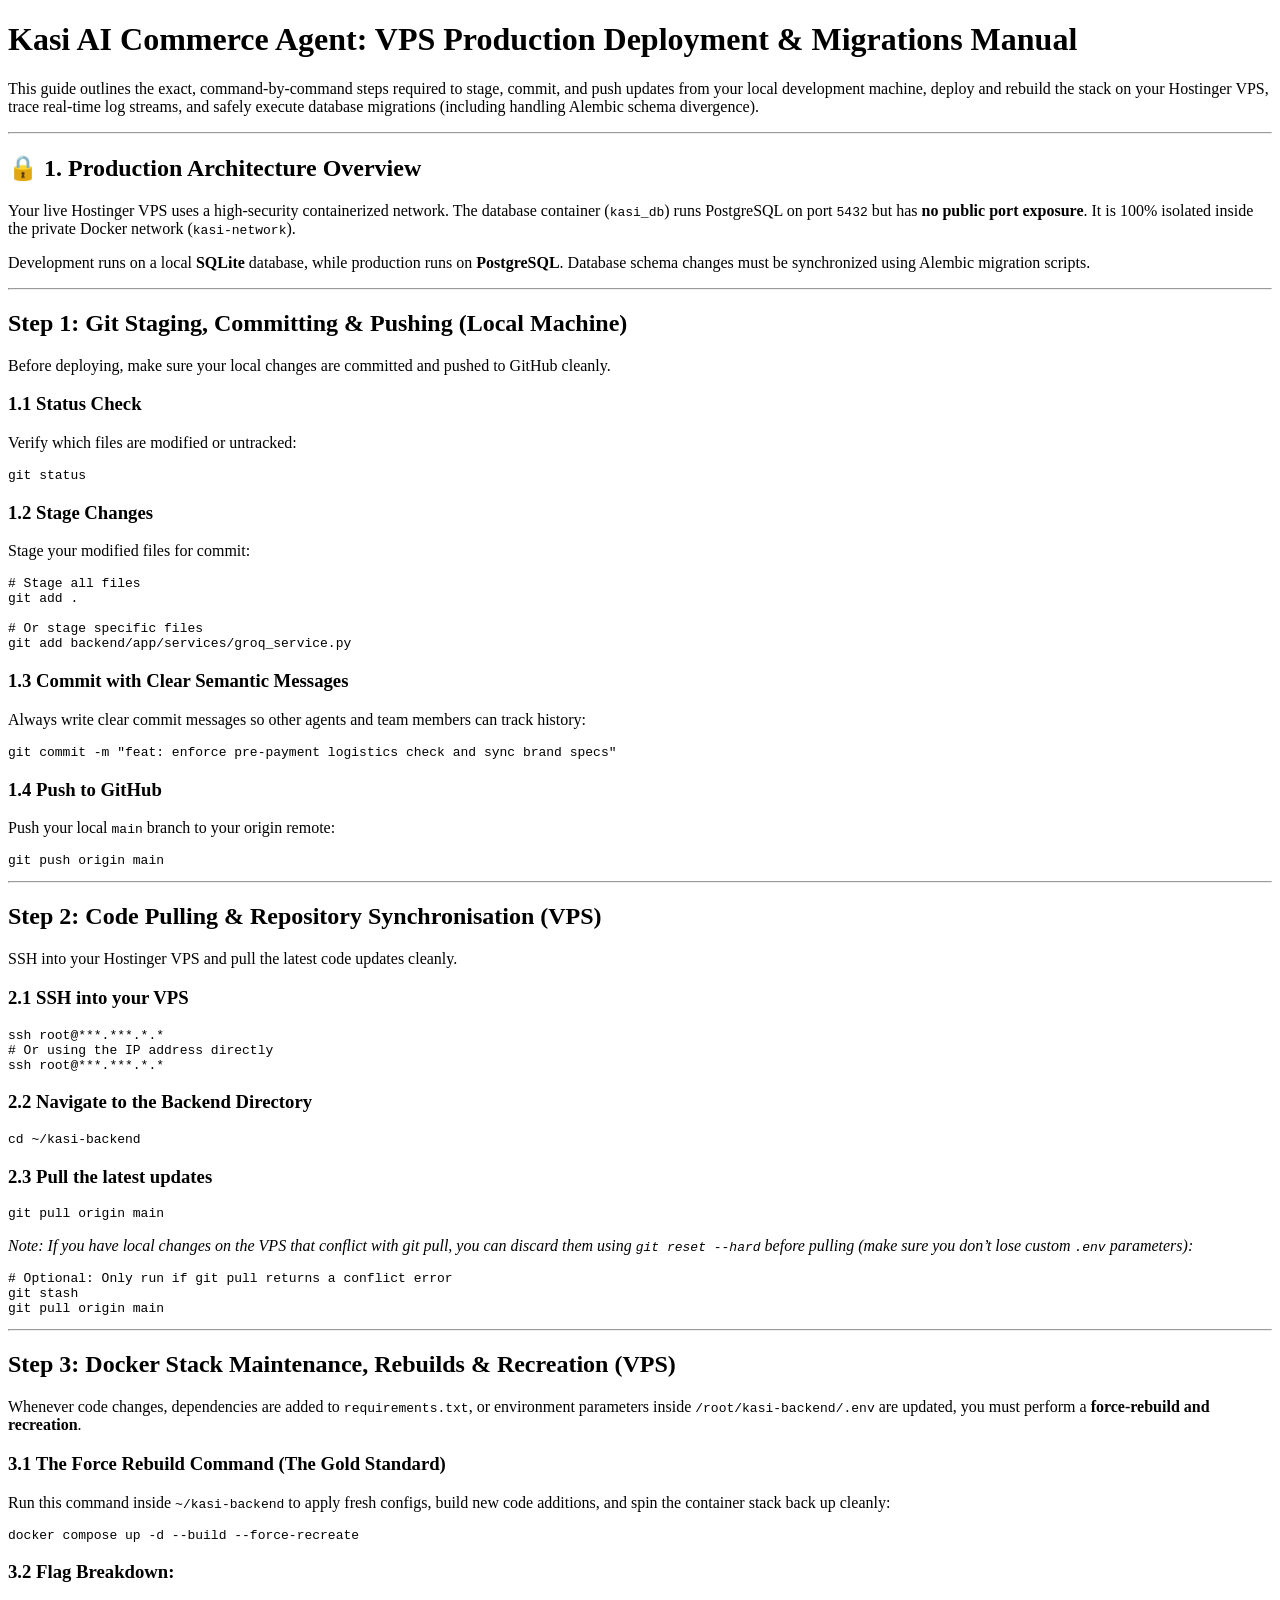
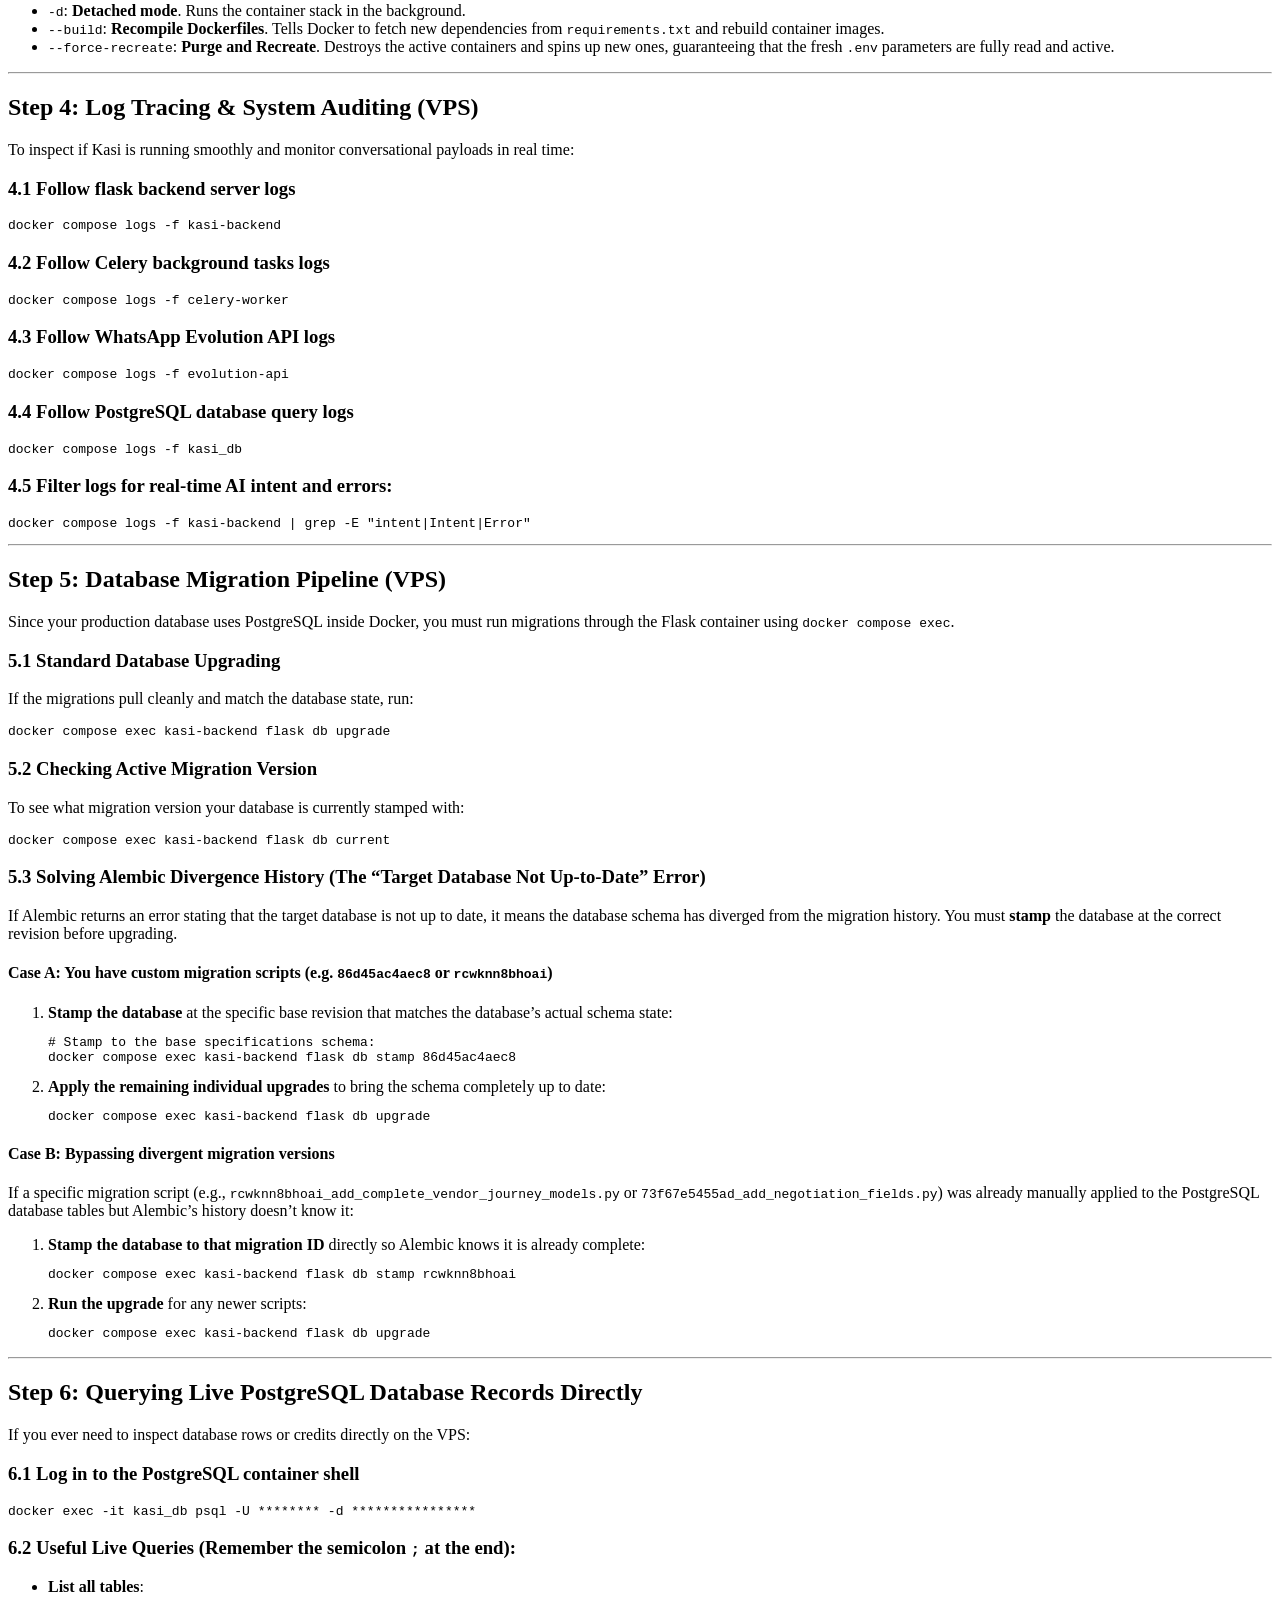
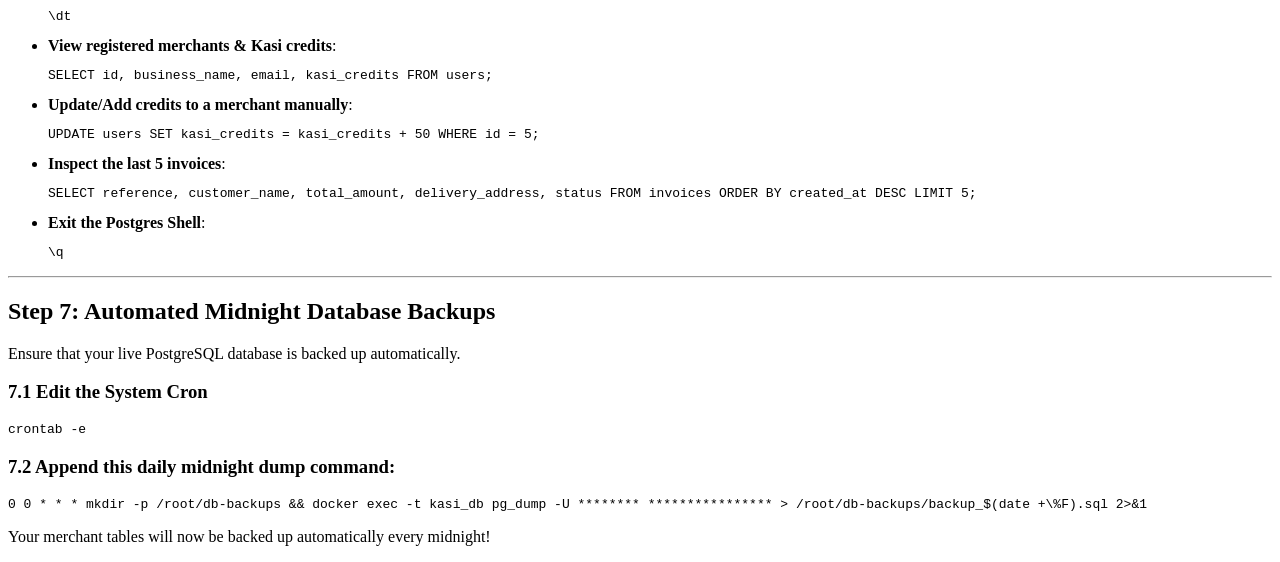
<file: VPS DEPLOYMENT GUIDE.html>
<!DOCTYPE html>
<html>

<head>
  <meta charset="utf-8">
  <meta name="viewport" content="width=device-width, initial-scale=1.0">
  <title>KASI RULES AND DOCUMENTATIONS</title>
  <link rel="stylesheet" href="https://stackedit.io/style.css" />
</head>

<body class="stackedit">
  <div class="stackedit__html"><h1 id="kasi-ai-commerce-agent-vps-production-deployment--migrations-manual">Kasi AI Commerce Agent: VPS Production Deployment &amp; Migrations Manual</h1>
<p>This guide outlines the exact, command-by-command steps required to stage, commit, and push updates from your local development machine, deploy and rebuild the stack on your Hostinger VPS, trace real-time log streams, and safely execute database migrations (including handling Alembic schema divergence).</p>
<hr>
<h2 id="🔒-1.-production-architecture-overview">🔒 1. Production Architecture Overview</h2>
<p>Your live Hostinger VPS uses a high-security containerized network. The database container (<code>kasi_db</code>) runs PostgreSQL on port <code>5432</code> but has <strong>no public port exposure</strong>. It is 100% isolated inside the private Docker network (<code>kasi-network</code>).</p>
<p>Development runs on a local <strong>SQLite</strong> database, while production runs on <strong>PostgreSQL</strong>. Database schema changes must be synchronized using Alembic migration scripts.</p>
<hr>
<h2 id="step-1-git-staging-committing--pushing-local-machine">Step 1: Git Staging, Committing &amp; Pushing (Local Machine)</h2>
<p>Before deploying, make sure your local changes are committed and pushed to GitHub cleanly.</p>
<h3 id="status-check">1.1 Status Check</h3>
<p>Verify which files are modified or untracked:</p>
<pre class=" language-bash"><code class="prism  language-bash"><span class="token function">git</span> status
</code></pre>
<h3 id="stage-changes">1.2 Stage Changes</h3>
<p>Stage your modified files for commit:</p>
<pre class=" language-bash"><code class="prism  language-bash"><span class="token comment"># Stage all files</span>
<span class="token function">git</span> add <span class="token keyword">.</span>

<span class="token comment"># Or stage specific files</span>
<span class="token function">git</span> add backend/app/services/groq_service.py
</code></pre>
<h3 id="commit-with-clear-semantic-messages">1.3 Commit with Clear Semantic Messages</h3>
<p>Always write clear commit messages so other agents and team members can track history:</p>
<pre class=" language-bash"><code class="prism  language-bash"><span class="token function">git</span> commit -m <span class="token string">"feat: enforce pre-payment logistics check and sync brand specs"</span>
</code></pre>
<h3 id="push-to-github">1.4 Push to GitHub</h3>
<p>Push your local <code>main</code> branch to your origin remote:</p>
<pre class=" language-bash"><code class="prism  language-bash"><span class="token function">git</span> push origin main
</code></pre>
<hr>
<h2 id="step-2-code-pulling--repository-synchronisation-vps">Step 2: Code Pulling &amp; Repository Synchronisation (VPS)</h2>
<p>SSH into your Hostinger VPS and pull the latest code updates cleanly.</p>
<h3 id="ssh-into-your-vps">2.1 SSH into your VPS</h3>
<pre class=" language-bash"><code class="prism  language-bash"><span class="token function">ssh</span> root@***.***.*.*
<span class="token comment"># Or using the IP address directly</span>
<span class="token function">ssh</span> root@***.***.*.*
</code></pre>
<h3 id="navigate-to-the-backend-directory">2.2 Navigate to the Backend Directory</h3>
<pre class=" language-bash"><code class="prism  language-bash"><span class="token function">cd</span> ~/kasi-backend
</code></pre>
<h3 id="pull-the-latest-updates">2.3 Pull the latest updates</h3>
<pre class=" language-bash"><code class="prism  language-bash"><span class="token function">git</span> pull origin main
</code></pre>
<p><em>Note: If you have local changes on the VPS that conflict with git pull, you can discard them using <code>git reset --hard</code> before pulling (make sure you don’t lose custom <code>.env</code> parameters):</em></p>
<pre class=" language-bash"><code class="prism  language-bash"><span class="token comment"># Optional: Only run if git pull returns a conflict error</span>
<span class="token function">git</span> stash
<span class="token function">git</span> pull origin main
</code></pre>
<hr>
<h2 id="step-3-docker-stack-maintenance-rebuilds--recreation-vps">Step 3: Docker Stack Maintenance, Rebuilds &amp; Recreation (VPS)</h2>
<p>Whenever code changes, dependencies are added to <code>requirements.txt</code>, or environment parameters inside <code>/root/kasi-backend/.env</code> are updated, you must perform a <strong>force-rebuild and recreation</strong>.</p>
<h3 id="the-force-rebuild-command-the-gold-standard">3.1 The Force Rebuild Command (The Gold Standard)</h3>
<p>Run this command inside <code>~/kasi-backend</code> to apply fresh configs, build new code additions, and spin the container stack back up cleanly:</p>
<pre class=" language-bash"><code class="prism  language-bash">docker compose up -d --build --force-recreate
</code></pre>
<h3 id="flag-breakdown">3.2 Flag Breakdown:</h3>
<ul>
<li><code>-d</code>: <strong>Detached mode</strong>. Runs the container stack in the background.</li>
<li><code>--build</code>: <strong>Recompile Dockerfiles</strong>. Tells Docker to fetch new dependencies from <code>requirements.txt</code> and rebuild container images.</li>
<li><code>--force-recreate</code>: <strong>Purge and Recreate</strong>. Destroys the active containers and spins up new ones, guaranteeing that the fresh <code>.env</code> parameters are fully read and active.</li>
</ul>
<hr>
<h2 id="step-4-log-tracing--system-auditing-vps">Step 4: Log Tracing &amp; System Auditing (VPS)</h2>
<p>To inspect if Kasi is running smoothly and monitor conversational payloads in real time:</p>
<h3 id="follow-flask-backend-server-logs">4.1 Follow flask backend server logs</h3>
<pre class=" language-bash"><code class="prism  language-bash">docker compose logs -f kasi-backend
</code></pre>
<h3 id="follow-celery-background-tasks-logs">4.2 Follow Celery background tasks logs</h3>
<pre class=" language-bash"><code class="prism  language-bash">docker compose logs -f celery-worker
</code></pre>
<h3 id="follow-whatsapp-evolution-api-logs">4.3 Follow WhatsApp Evolution API logs</h3>
<pre class=" language-bash"><code class="prism  language-bash">docker compose logs -f evolution-api
</code></pre>
<h3 id="follow-postgresql-database-query-logs">4.4 Follow PostgreSQL database query logs</h3>
<pre class=" language-bash"><code class="prism  language-bash">docker compose logs -f kasi_db
</code></pre>
<h3 id="filter-logs-for-real-time-ai-intent-and-errors">4.5 Filter logs for real-time AI intent and errors:</h3>
<pre class=" language-bash"><code class="prism  language-bash">docker compose logs -f kasi-backend <span class="token operator">|</span> <span class="token function">grep</span> -E <span class="token string">"intent|Intent|Error"</span>
</code></pre>
<hr>
<h2 id="step-5-database-migration-pipeline-vps">Step 5: Database Migration Pipeline (VPS)</h2>
<p>Since your production database uses PostgreSQL inside Docker, you must run migrations through the Flask container using <code>docker compose exec</code>.</p>
<h3 id="standard-database-upgrading">5.1 Standard Database Upgrading</h3>
<p>If the migrations pull cleanly and match the database state, run:</p>
<pre class=" language-bash"><code class="prism  language-bash">docker compose <span class="token function">exec</span> kasi-backend flask db upgrade
</code></pre>
<h3 id="checking-active-migration-version">5.2 Checking Active Migration Version</h3>
<p>To see what migration version your database is currently stamped with:</p>
<pre class=" language-bash"><code class="prism  language-bash">docker compose <span class="token function">exec</span> kasi-backend flask db current
</code></pre>
<h3 id="solving-alembic-divergence-history-the-target-database-not-up-to-date-error">5.3 Solving Alembic Divergence History (The “Target Database Not Up-to-Date” Error)</h3>
<p>If Alembic returns an error stating that the target database is not up to date, it means the database schema has diverged from the migration history. You must <strong>stamp</strong> the database at the correct revision before upgrading.</p>
<h4 id="case-a-you-have-custom-migration-scripts-e.g.-86d45ac4aec8-or-rcwknn8bhoai">Case A: You have custom migration scripts (e.g. <code>86d45ac4aec8</code> or <code>rcwknn8bhoai</code>)</h4>
<ol>
<li><strong>Stamp the database</strong> at the specific base revision that matches the database’s actual schema state:<pre class=" language-bash"><code class="prism  language-bash"><span class="token comment"># Stamp to the base specifications schema:</span>
docker compose <span class="token function">exec</span> kasi-backend flask db stamp 86d45ac4aec8
</code></pre>
</li>
<li><strong>Apply the remaining individual upgrades</strong> to bring the schema completely up to date:<pre class=" language-bash"><code class="prism  language-bash">docker compose <span class="token function">exec</span> kasi-backend flask db upgrade
</code></pre>
</li>
</ol>
<h4 id="case-b-bypassing-divergent-migration-versions">Case B: Bypassing divergent migration versions</h4>
<p>If a specific migration script (e.g., <code>rcwknn8bhoai_add_complete_vendor_journey_models.py</code> or <code>73f67e5455ad_add_negotiation_fields.py</code>) was already manually applied to the PostgreSQL database tables but Alembic’s history doesn’t know it:</p>
<ol>
<li><strong>Stamp the database to that migration ID</strong> directly so Alembic knows it is already complete:<pre class=" language-bash"><code class="prism  language-bash">docker compose <span class="token function">exec</span> kasi-backend flask db stamp rcwknn8bhoai
</code></pre>
</li>
<li><strong>Run the upgrade</strong> for any newer scripts:<pre class=" language-bash"><code class="prism  language-bash">docker compose <span class="token function">exec</span> kasi-backend flask db upgrade
</code></pre>
</li>
</ol>
<hr>
<h2 id="step-6-querying-live-postgresql-database-records-directly">Step 6: Querying Live PostgreSQL Database Records Directly</h2>
<p>If you ever need to inspect database rows or credits directly on the VPS:</p>
<h3 id="log-in-to-the-postgresql-container-shell">6.1 Log in to the PostgreSQL container shell</h3>
<pre class=" language-bash"><code class="prism  language-bash">docker <span class="token function">exec</span> -it kasi_db psql -U ******** -d ****************
</code></pre>
<h3 id="useful-live-queries-remember-the-semicolon--at-the-end">6.2 Useful Live Queries (Remember the semicolon <code>;</code> at the end):</h3>
<ul>
<li><strong>List all tables</strong>:<pre class=" language-sql"><code class="prism  language-sql">\dt
</code></pre>
</li>
<li><strong>View registered merchants &amp; Kasi credits</strong>:<pre class=" language-sql"><code class="prism  language-sql"><span class="token keyword">SELECT</span> id<span class="token punctuation">,</span> business_name<span class="token punctuation">,</span> email<span class="token punctuation">,</span> kasi_credits <span class="token keyword">FROM</span> users<span class="token punctuation">;</span>
</code></pre>
</li>
<li><strong>Update/Add credits to a merchant manually</strong>:<pre class=" language-sql"><code class="prism  language-sql"><span class="token keyword">UPDATE</span> users <span class="token keyword">SET</span> kasi_credits <span class="token operator">=</span> kasi_credits <span class="token operator">+</span> <span class="token number">50</span> <span class="token keyword">WHERE</span> id <span class="token operator">=</span> <span class="token number">5</span><span class="token punctuation">;</span>
</code></pre>
</li>
<li><strong>Inspect the last 5 invoices</strong>:<pre class=" language-sql"><code class="prism  language-sql"><span class="token keyword">SELECT</span> reference<span class="token punctuation">,</span> customer_name<span class="token punctuation">,</span> total_amount<span class="token punctuation">,</span> delivery_address<span class="token punctuation">,</span> <span class="token keyword">status</span> <span class="token keyword">FROM</span> invoices <span class="token keyword">ORDER</span> <span class="token keyword">BY</span> created_at <span class="token keyword">DESC</span> <span class="token keyword">LIMIT</span> <span class="token number">5</span><span class="token punctuation">;</span>
</code></pre>
</li>
<li><strong>Exit the Postgres Shell</strong>:<pre class=" language-sql"><code class="prism  language-sql">\q
</code></pre>
</li>
</ul>
<hr>
<h2 id="step-7-automated-midnight-database-backups">Step 7: Automated Midnight Database Backups</h2>
<p>Ensure that your live PostgreSQL database is backed up automatically.</p>
<h3 id="edit-the-system-cron">7.1 Edit the System Cron</h3>
<pre class=" language-bash"><code class="prism  language-bash"><span class="token function">crontab</span> -e
</code></pre>
<h3 id="append-this-daily-midnight-dump-command">7.2 Append this daily midnight dump command:</h3>
<pre class=" language-text"><code class="prism  language-text">0 0 * * * mkdir -p /root/db-backups &amp;&amp; docker exec -t kasi_db pg_dump -U ******** **************** &gt; /root/db-backups/backup_$(date +\%F).sql 2&gt;&amp;1
</code></pre>
<p>Your merchant tables will now be backed up automatically every midnight!</p>
</div>
</body>

</html>
</file>
<file: style.css>
@import url('https://fonts.googleapis.com/css2?family=Inter:wght@300;400;500;600;700;800&family=JetBrains+Mono:wght@400;500&display=swap');

/* ===== Design Tokens ===== */
:root {
  --kasi-green: #0F8C55;
  --kasi-green-light: #0BBF6A;
  --kasi-gradient: linear-gradient(135deg, #0F8C55, #0BBF6A);
  --kasi-gradient-subtle: linear-gradient(135deg, rgba(15,140,85,0.08), rgba(11,191,106,0.08));

  --bg-primary: #fafbfc;
  --bg-secondary: #ffffff;
  --bg-tertiary: #f3f5f7;
  --bg-code: #0d1117;
  --bg-code-inline: rgba(15,140,85,0.08);

  --text-primary: #1a1f36;
  --text-secondary: #4e5d78;
  --text-tertiary: #8492a6;
  --text-code: #e6edf3;
  --text-link: #0F8C55;

  --border-primary: #e3e8ee;
  --border-secondary: #edf0f4;
  --border-focus: rgba(15,140,85,0.4);

  --shadow-sm: 0 1px 2px rgba(0,0,0,0.04);
  --shadow-md: 0 4px 12px rgba(0,0,0,0.06);
  --shadow-lg: 0 8px 30px rgba(0,0,0,0.08);
  --shadow-focus: 0 0 0 3px rgba(15,140,85,0.15);

  --sidebar-w: 280px;
  --header-h: 64px;
  --content-max-w: 820px;
  --radius-sm: 6px;
  --radius-md: 10px;
  --radius-lg: 14px;
  --radius-xl: 20px;

  --font-sans: 'Inter', -apple-system, BlinkMacSystemFont, 'Segoe UI', sans-serif;
  --font-mono: 'JetBrains Mono', 'Fira Code', 'Cascadia Code', monospace;

  --transition-fast: 150ms ease;
  --transition-normal: 250ms ease;
  --transition-slow: 350ms ease;

  /* Callout colors */
  --info-bg: rgba(2,132,199,0.06);
  --info-border: rgba(2,132,199,0.25);
  --info-icon: #0284c7;
  --warn-bg: rgba(234,179,8,0.06);
  --warn-border: rgba(234,179,8,0.25);
  --warn-icon: #ca8a04;
  --danger-bg: rgba(239,68,68,0.06);
  --danger-border: rgba(239,68,68,0.25);
  --danger-icon: #dc2626;
  --tip-bg: rgba(15,140,85,0.06);
  --tip-border: rgba(15,140,85,0.25);
  --tip-icon: #0F8C55;
}

[data-theme="dark"] {
  --bg-primary: #0a0e1a;
  --bg-secondary: #111827;
  --bg-tertiary: #1a2035;
  --bg-code: #030712;
  --bg-code-inline: rgba(15,140,85,0.15);

  --text-primary: #f0f4f8;
  --text-secondary: #a0aec0;
  --text-tertiary: #6b7a90;
  --text-link: #0BBF6A;

  --border-primary: #1e293b;
  --border-secondary: #1a2035;
  --border-focus: rgba(11,191,106,0.4);

  --shadow-sm: 0 1px 2px rgba(0,0,0,0.2);
  --shadow-md: 0 4px 12px rgba(0,0,0,0.3);
  --shadow-lg: 0 8px 30px rgba(0,0,0,0.4);
  --shadow-focus: 0 0 0 3px rgba(11,191,106,0.2);

  --info-bg: rgba(2,132,199,0.1);
  --warn-bg: rgba(234,179,8,0.1);
  --danger-bg: rgba(239,68,68,0.1);
  --tip-bg: rgba(15,140,85,0.1);
}

/* ===== Reset ===== */
*, *::before, *::after { box-sizing: border-box; margin: 0; padding: 0; }

html { scroll-behavior: smooth; }

body {
  font-family: var(--font-sans);
  background-color: var(--bg-primary);
  color: var(--text-primary);
  line-height: 1.7;
  -webkit-font-smoothing: antialiased;
  -moz-osx-font-smoothing: grayscale;
  transition: background-color var(--transition-normal), color var(--transition-normal);
}

::selection {
  background-color: rgba(15,140,85,0.2);
  color: var(--text-primary);
}

/* ===== Header ===== */
header {
  position: fixed;
  top: 0;
  left: 0;
  width: 100%;
  height: var(--header-h);
  background: var(--bg-secondary);
  border-bottom: 1px solid var(--border-primary);
  display: flex;
  align-items: center;
  justify-content: space-between;
  padding: 0 1.5rem;
  z-index: 1000;
  backdrop-filter: saturate(180%) blur(20px);
  -webkit-backdrop-filter: saturate(180%) blur(20px);
}

[data-theme="light"] header { background: rgba(255,255,255,0.85); }
[data-theme="dark"] header { background: rgba(17,24,39,0.85); }

.header-left {
  display: flex;
  align-items: center;
  gap: 0.65rem;
}

.header-logo {
  display: flex;
  align-items: center;
  gap: 0.5rem;
  text-decoration: none;
}

.header-logo img.logo-icon {
  width: 28px;
  height: 28px;
  border: none;
  background: none;
  padding: 0;
  margin: 0;
  border-radius: 6px;
  object-fit: contain;
}

.header-logo img.logo-wordmark {
  height: 26px;
  width: auto;
  border: none;
  background: none;
  padding: 0;
  margin: 0;
  object-fit: contain;
  display: none; /* Hide duplicate since it's the same PNG */
}

.header-divider {
  width: 1px;
  height: 24px;
  background-color: var(--border-primary);
  margin: 0 0.3rem;
}

.header-label {
  font-size: 0.875rem;
  font-weight: 500;
  color: var(--text-secondary);
  letter-spacing: -0.01em;
}

.badge-version {
  font-size: 0.7rem;
  font-weight: 600;
  color: var(--kasi-green);
  background: var(--kasi-gradient-subtle);
  padding: 0.125rem 0.5rem;
  border-radius: 100px;
  border: 1px solid rgba(15,140,85,0.15);
  letter-spacing: 0.02em;
}

.header-search {
  position: relative;
  width: 380px;
  max-width: 100%;
}

.search-input {
  width: 100%;
  padding: 0.5rem 1rem 0.5rem 2.4rem;
  border-radius: 8px;
  border: 1px solid var(--border-primary);
  background-color: var(--bg-tertiary);
  color: var(--text-primary);
  outline: none;
  font-family: var(--font-sans);
  font-size: 0.85rem;
  transition: all var(--transition-fast);
}

.search-input::placeholder { color: var(--text-tertiary); }
.search-input:focus {
  border-color: var(--kasi-green);
  box-shadow: var(--shadow-focus);
  background-color: var(--bg-secondary);
}

.search-icon {
  position: absolute;
  left: 0.8rem;
  top: 50%;
  transform: translateY(-50%);
  color: var(--text-tertiary);
  pointer-events: none;
}

.search-shortcut {
  position: absolute;
  right: 0.75rem;
  top: 50%;
  transform: translateY(-50%);
  font-size: 0.7rem;
  font-family: var(--font-sans);
  color: var(--text-tertiary);
  background: var(--bg-secondary);
  border: 1px solid var(--border-primary);
  padding: 0.1rem 0.4rem;
  border-radius: 4px;
  pointer-events: none;
}

.header-actions {
  display: flex;
  align-items: center;
  gap: 0.5rem;
}

.icon-btn {
  background: none;
  border: 1px solid transparent;
  color: var(--text-secondary);
  cursor: pointer;
  padding: 0.45rem;
  border-radius: var(--radius-sm);
  transition: all var(--transition-fast);
  display: flex;
  align-items: center;
  justify-content: center;
}

.icon-btn:hover {
  background-color: var(--bg-tertiary);
  color: var(--text-primary);
  border-color: var(--border-primary);
}

.github-link {
  text-decoration: none;
  display: flex;
}

/* ===== Page Layout ===== */
.page-container {
  display: flex;
  margin-top: var(--header-h);
  min-height: calc(100vh - var(--header-h));
}

/* ===== Sidebar ===== */
aside.sidebar {
  width: var(--sidebar-w);
  height: calc(100vh - var(--header-h));
  position: fixed;
  left: 0;
  top: var(--header-h);
  background-color: var(--bg-secondary);
  border-right: 1px solid var(--border-primary);
  overflow-y: auto;
  padding: 1.25rem 0.75rem;
  display: flex;
  flex-direction: column;
  gap: 0.25rem;
  transition: transform var(--transition-normal);
}

.sidebar-section {
  margin-bottom: 0.5rem;
}

.sidebar-section-title {
  text-transform: uppercase;
  font-size: 0.675rem;
  font-weight: 700;
  color: var(--text-tertiary);
  letter-spacing: 0.08em;
  padding: 0.5rem 0.75rem 0.35rem;
  user-select: none;
}

.menu-list {
  list-style: none;
  display: flex;
  flex-direction: column;
  gap: 2px;
}

.menu-item-link {
  display: flex;
  align-items: center;
  gap: 0.6rem;
  padding: 0.5rem 0.75rem;
  border-radius: var(--radius-sm);
  color: var(--text-secondary);
  text-decoration: none;
  font-size: 0.85rem;
  font-weight: 500;
  transition: all var(--transition-fast);
  cursor: pointer;
  position: relative;
}

.menu-item-link svg {
  width: 16px;
  height: 16px;
  flex-shrink: 0;
  background: none;
  border: none;
  padding: 0;
  margin: 0;
  border-radius: 0;
}

.menu-item-link:hover {
  background-color: var(--bg-tertiary);
  color: var(--text-primary);
}

.menu-item-link.active {
  background: var(--kasi-gradient-subtle);
  color: var(--kasi-green);
  font-weight: 600;
}

.menu-item-link.active::before {
  content: '';
  position: absolute;
  left: 0;
  top: 6px;
  bottom: 6px;
  width: 3px;
  border-radius: 0 3px 3px 0;
  background: var(--kasi-gradient);
}

/* Sidebar footer */
.sidebar-footer {
  margin-top: auto;
  padding: 1rem 0.75rem;
  border-top: 1px solid var(--border-secondary);
}

.sidebar-footer-text {
  font-size: 0.7rem;
  color: var(--text-tertiary);
  line-height: 1.5;
}

/* ===== Main Content ===== */
main.main-content {
  margin-left: var(--sidebar-w);
  flex: 1;
  padding: 2rem 3rem 4rem;
  max-width: calc(var(--content-max-w) + 6rem);
}

/* Breadcrumbs */
.breadcrumbs {
  display: flex;
  align-items: center;
  gap: 0.4rem;
  font-size: 0.8rem;
  color: var(--text-tertiary);
  margin-bottom: 1.75rem;
}

.breadcrumbs a {
  color: var(--text-tertiary);
  text-decoration: none;
  transition: color var(--transition-fast);
}

.breadcrumbs a:hover { color: var(--text-link); }

.breadcrumbs .separator {
  color: var(--border-primary);
}

/* ===== Articles ===== */
article.doc-article { display: none; }
article.doc-article.active { display: block; animation: fadeIn 0.3s ease; }

@keyframes fadeIn {
  from { opacity: 0; transform: translateY(8px); }
  to { opacity: 1; transform: translateY(0); }
}

/* Article header/meta */
.article-header {
  margin-bottom: 2rem;
  padding-bottom: 1.5rem;
  border-bottom: 1px solid var(--border-secondary);
}

.article-badges {
  display: flex;
  align-items: center;
  gap: 0.5rem;
  margin-bottom: 1rem;
  flex-wrap: wrap;
}

.article-badge {
  display: inline-flex;
  align-items: center;
  gap: 0.35rem;
  padding: 0.2rem 0.6rem;
  border-radius: 100px;
  font-size: 0.72rem;
  font-weight: 600;
  letter-spacing: 0.01em;
}

.article-badge svg {
  width: 12px;
  height: 12px;
  background: none;
  border: none;
  padding: 0;
  margin: 0;
  border-radius: 0;
}

.badge-reading { background: var(--info-bg); color: var(--info-icon); border: 1px solid var(--info-border); }
.badge-level-beginner { background: var(--tip-bg); color: var(--tip-icon); border: 1px solid var(--tip-border); }
.badge-level-intermediate { background: var(--warn-bg); color: var(--warn-icon); border: 1px solid var(--warn-border); }
.badge-level-advanced { background: var(--danger-bg); color: var(--danger-icon); border: 1px solid var(--danger-border); }
.badge-updated { background: var(--bg-tertiary); color: var(--text-tertiary); border: 1px solid var(--border-primary); }

/* Typography */
h1 {
  font-family: var(--font-sans);
  font-size: 2.25rem;
  font-weight: 800;
  margin-bottom: 0.75rem;
  letter-spacing: -0.03em;
  line-height: 1.2;
  color: var(--text-primary);
}

.article-description {
  font-size: 1.1rem;
  color: var(--text-secondary);
  line-height: 1.6;
  max-width: 640px;
}

h2 {
  font-family: var(--font-sans);
  font-size: 1.5rem;
  font-weight: 700;
  margin: 3rem 0 1rem;
  letter-spacing: -0.02em;
  color: var(--text-primary);
  padding-top: 1rem;
  border-top: 1px solid var(--border-secondary);
}

h2:first-of-type {
  border-top: none;
  padding-top: 0;
}

h3 {
  font-family: var(--font-sans);
  font-size: 1.15rem;
  font-weight: 700;
  margin: 2rem 0 0.75rem;
  color: var(--text-primary);
}

h4 {
  font-family: var(--font-sans);
  font-size: 0.95rem;
  font-weight: 700;
  margin: 1.5rem 0 0.5rem;
  color: var(--kasi-green);
  text-transform: uppercase;
  letter-spacing: 0.03em;
}

p {
  margin-bottom: 1rem;
  color: var(--text-secondary);
  font-size: 0.925rem;
  line-height: 1.75;
}

ul, ol {
  margin-bottom: 1rem;
  padding-left: 1.5rem;
}

li {
  margin-bottom: 0.4rem;
  font-size: 0.925rem;
  color: var(--text-secondary);
  line-height: 1.7;
}

li strong {
  color: var(--text-primary);
}

hr {
  border: 0;
  height: 1px;
  background: var(--border-secondary);
  margin: 2.5rem 0;
}

a {
  color: var(--text-link);
  text-decoration: none;
  transition: color var(--transition-fast);
}

a:hover { color: var(--kasi-green-light); }

/* ===== Callout Banners ===== */
.banner {
  display: flex;
  gap: 0.85rem;
  padding: 1rem 1.25rem;
  border-radius: var(--radius-md);
  margin: 1.25rem 0;
  font-size: 0.9rem;
  border-left: 4px solid transparent;
  line-height: 1.65;
}

.banner p { margin-bottom: 0; }

.banner-info {
  background: var(--info-bg);
  border-left-color: var(--info-icon);
}

.banner-info .banner-icon { color: var(--info-icon); }

.banner-warning {
  background: var(--warn-bg);
  border-left-color: var(--warn-icon);
}

.banner-warning .banner-icon { color: var(--warn-icon); }

.banner-danger {
  background: var(--danger-bg);
  border-left-color: var(--danger-icon);
}

.banner-danger .banner-icon { color: var(--danger-icon); }

.banner-tip {
  background: var(--tip-bg);
  border-left-color: var(--tip-icon);
}

.banner-tip .banner-icon { color: var(--tip-icon); }

.banner-icon {
  flex-shrink: 0;
  margin-top: 1px;
}

.banner-icon svg {
  background: none;
  border: none;
  padding: 0;
  margin: 0;
  border-radius: 0;
}

/* ===== Code Blocks ===== */
pre {
  background: var(--bg-code);
  border-radius: var(--radius-md);
  padding: 1.25rem 1.5rem;
  overflow-x: auto;
  margin: 1rem 0 1.5rem;
  position: relative;
  border: 1px solid rgba(255,255,255,0.06);
}

pre code {
  font-family: var(--font-mono);
  font-size: 0.82rem;
  line-height: 1.65;
  color: var(--text-code);
  background: none;
  border: none;
  padding: 0;
  border-radius: 0;
}

/* Language label */
pre::before {
  content: attr(data-lang);
  position: absolute;
  top: 0.5rem;
  left: 1rem;
  font-size: 0.65rem;
  font-family: var(--font-sans);
  font-weight: 600;
  text-transform: uppercase;
  letter-spacing: 0.08em;
  color: rgba(255,255,255,0.3);
  pointer-events: none;
}

pre[data-lang]::before { display: block; }

/* Inline code */
p code, li code, td code {
  background: var(--bg-code-inline);
  color: var(--kasi-green);
  padding: 0.15rem 0.4rem;
  border-radius: 4px;
  font-family: var(--font-mono);
  font-size: 0.82rem;
  font-weight: 500;
  border: 1px solid rgba(15,140,85,0.12);
}

/* Copy button */
.copy-btn {
  position: absolute;
  top: 0.6rem;
  right: 0.6rem;
  background: rgba(255,255,255,0.06);
  border: 1px solid rgba(255,255,255,0.08);
  border-radius: var(--radius-sm);
  padding: 0.35rem;
  color: rgba(255,255,255,0.4);
  cursor: pointer;
  transition: all var(--transition-fast);
  opacity: 0;
  display: flex;
  align-items: center;
  justify-content: center;
}

.copy-btn svg {
  background: none;
  border: none;
  padding: 0;
  margin: 0;
  border-radius: 0;
}

pre:hover .copy-btn { opacity: 1; }
.copy-btn:hover {
  background: rgba(255,255,255,0.12);
  color: rgba(255,255,255,0.8);
}

/* ===== Tables ===== */
table {
  width: 100%;
  border-collapse: collapse;
  margin: 1.25rem 0;
  font-size: 0.875rem;
}

th {
  background: var(--bg-tertiary);
  font-weight: 600;
  text-align: left;
  padding: 0.65rem 1rem;
  border-bottom: 2px solid var(--border-primary);
  color: var(--text-primary);
  font-size: 0.8rem;
  text-transform: uppercase;
  letter-spacing: 0.04em;
}

td {
  padding: 0.65rem 1rem;
  border-bottom: 1px solid var(--border-secondary);
  color: var(--text-secondary);
}

tr:hover td {
  background: var(--bg-tertiary);
}

/* ===== On this page (TOC) ===== */
.toc-sidebar {
  position: fixed;
  right: 2rem;
  top: calc(var(--header-h) + 2rem);
  width: 200px;
  font-size: 0.75rem;
}

.toc-title {
  font-weight: 700;
  text-transform: uppercase;
  letter-spacing: 0.08em;
  color: var(--text-tertiary);
  margin-bottom: 0.75rem;
  font-size: 0.65rem;
}

.toc-list {
  list-style: none;
  padding: 0;
  margin: 0;
  border-left: 2px solid var(--border-secondary);
}

.toc-list li {
  margin: 0;
  font-size: 0.75rem;
}

.toc-list a {
  display: block;
  padding: 0.3rem 0 0.3rem 0.75rem;
  color: var(--text-tertiary);
  text-decoration: none;
  transition: all var(--transition-fast);
  border-left: 2px solid transparent;
  margin-left: -2px;
}

.toc-list a:hover {
  color: var(--text-link);
}

.toc-list a.active {
  color: var(--kasi-green);
  border-left-color: var(--kasi-green);
  font-weight: 600;
}

/* ===== Footer ===== */
.doc-footer {
  margin-left: var(--sidebar-w);
  padding: 2rem 3rem;
  border-top: 1px solid var(--border-secondary);
  display: flex;
  align-items: center;
  justify-content: space-between;
  font-size: 0.8rem;
  color: var(--text-tertiary);
}

.doc-footer a {
  color: var(--text-tertiary);
  text-decoration: none;
  transition: color var(--transition-fast);
}

.doc-footer a:hover { color: var(--text-link); }

/* ===== Scrollbars ===== */
::-webkit-scrollbar { width: 6px; height: 6px; }
::-webkit-scrollbar-track { background: transparent; }
::-webkit-scrollbar-thumb { background: var(--border-primary); border-radius: 3px; }
::-webkit-scrollbar-thumb:hover { background: var(--text-tertiary); }

/* ===== SVG global reset (override browser SVG styling for inline icons) ===== */
svg:not(.diagram-svg) {
  background-color: transparent;
  border: none;
  border-radius: 0;
  padding: 0;
  margin: 0;
}

/* ===== Feature Cards (Welcome page) ===== */
.feature-grid {
  display: grid;
  grid-template-columns: repeat(2, 1fr);
  gap: 1rem;
  margin: 1.5rem 0;
}

.feature-card {
  padding: 1.25rem;
  border-radius: var(--radius-md);
  border: 1px solid var(--border-primary);
  background: var(--bg-secondary);
  transition: all var(--transition-normal);
}

.feature-card:hover {
  border-color: var(--kasi-green);
  box-shadow: var(--shadow-md);
  transform: translateY(-2px);
}

.feature-card-icon {
  width: 36px;
  height: 36px;
  border-radius: var(--radius-sm);
  display: flex;
  align-items: center;
  justify-content: center;
  margin-bottom: 0.75rem;
  font-size: 1.25rem;
}

.feature-card h3 {
  margin: 0 0 0.35rem;
  font-size: 0.95rem;
}

.feature-card p {
  margin: 0;
  font-size: 0.82rem;
  line-height: 1.55;
}

/* ===== Platform badges ===== */
.platform-badge {
  display: inline-flex;
  align-items: center;
  gap: 0.35rem;
  padding: 0.3rem 0.7rem;
  border-radius: 100px;
  font-size: 0.78rem;
  font-weight: 600;
  margin-right: 0.5rem;
}

.platform-whatsapp { background: rgba(37,211,102,0.1); color: #25d366; }
.platform-telegram { background: rgba(0,136,204,0.1); color: #0088cc; }
.platform-instagram { background: rgba(225,48,108,0.1); color: #e1306c; }
.platform-facebook { background: rgba(24,119,242,0.1); color: #1877f2; }

/* ===== Mobile Menu Button ===== */
.menu-btn {
  display: none;
  background: none;
  border: none;
  color: var(--text-primary);
  cursor: pointer;
  padding: 0.45rem;
  border-radius: var(--radius-sm);
}

.menu-btn svg {
  background: none;
  border: none;
  padding: 0;
  margin: 0;
  border-radius: 0;
}

/* ===== Mobile Overlay ===== */
.sidebar-overlay {
  display: none;
  position: fixed;
  inset: 0;
  background: rgba(0,0,0,0.4);
  z-index: 999;
  backdrop-filter: blur(4px);
}

.sidebar-overlay.active { display: block; }

/* ===== Responsive ===== */
@media (max-width: 1200px) {
  .toc-sidebar { display: none; }
}

@media (max-width: 900px) {
  .menu-btn { display: flex; }
  
  header { padding: 0 1rem; }
  
  .header-search { display: none; }
  .badge-version { display: none; }
  
  aside.sidebar {
    transform: translateX(-100%);
    width: 280px;
    z-index: 1001;
    box-shadow: var(--shadow-lg);
  }
  
  aside.sidebar.open { transform: translateX(0); }
  
  main.main-content {
    margin-left: 0;
    padding: 1.5rem 1.25rem 3rem;
  }
  
  .doc-footer {
    margin-left: 0;
    padding: 1.5rem 1.25rem;
    flex-direction: column;
    gap: 0.5rem;
    text-align: center;
  }
  
  h1 { font-size: 1.75rem; }
  
  .feature-grid { grid-template-columns: 1fr; }
}

@media (max-width: 480px) {
  header { gap: 0.25rem; }
  .header-logo img.logo-wordmark { display: none; }
  .header-divider { display: none; }
  .header-label { font-size: 0.8rem; }
}
</file>
